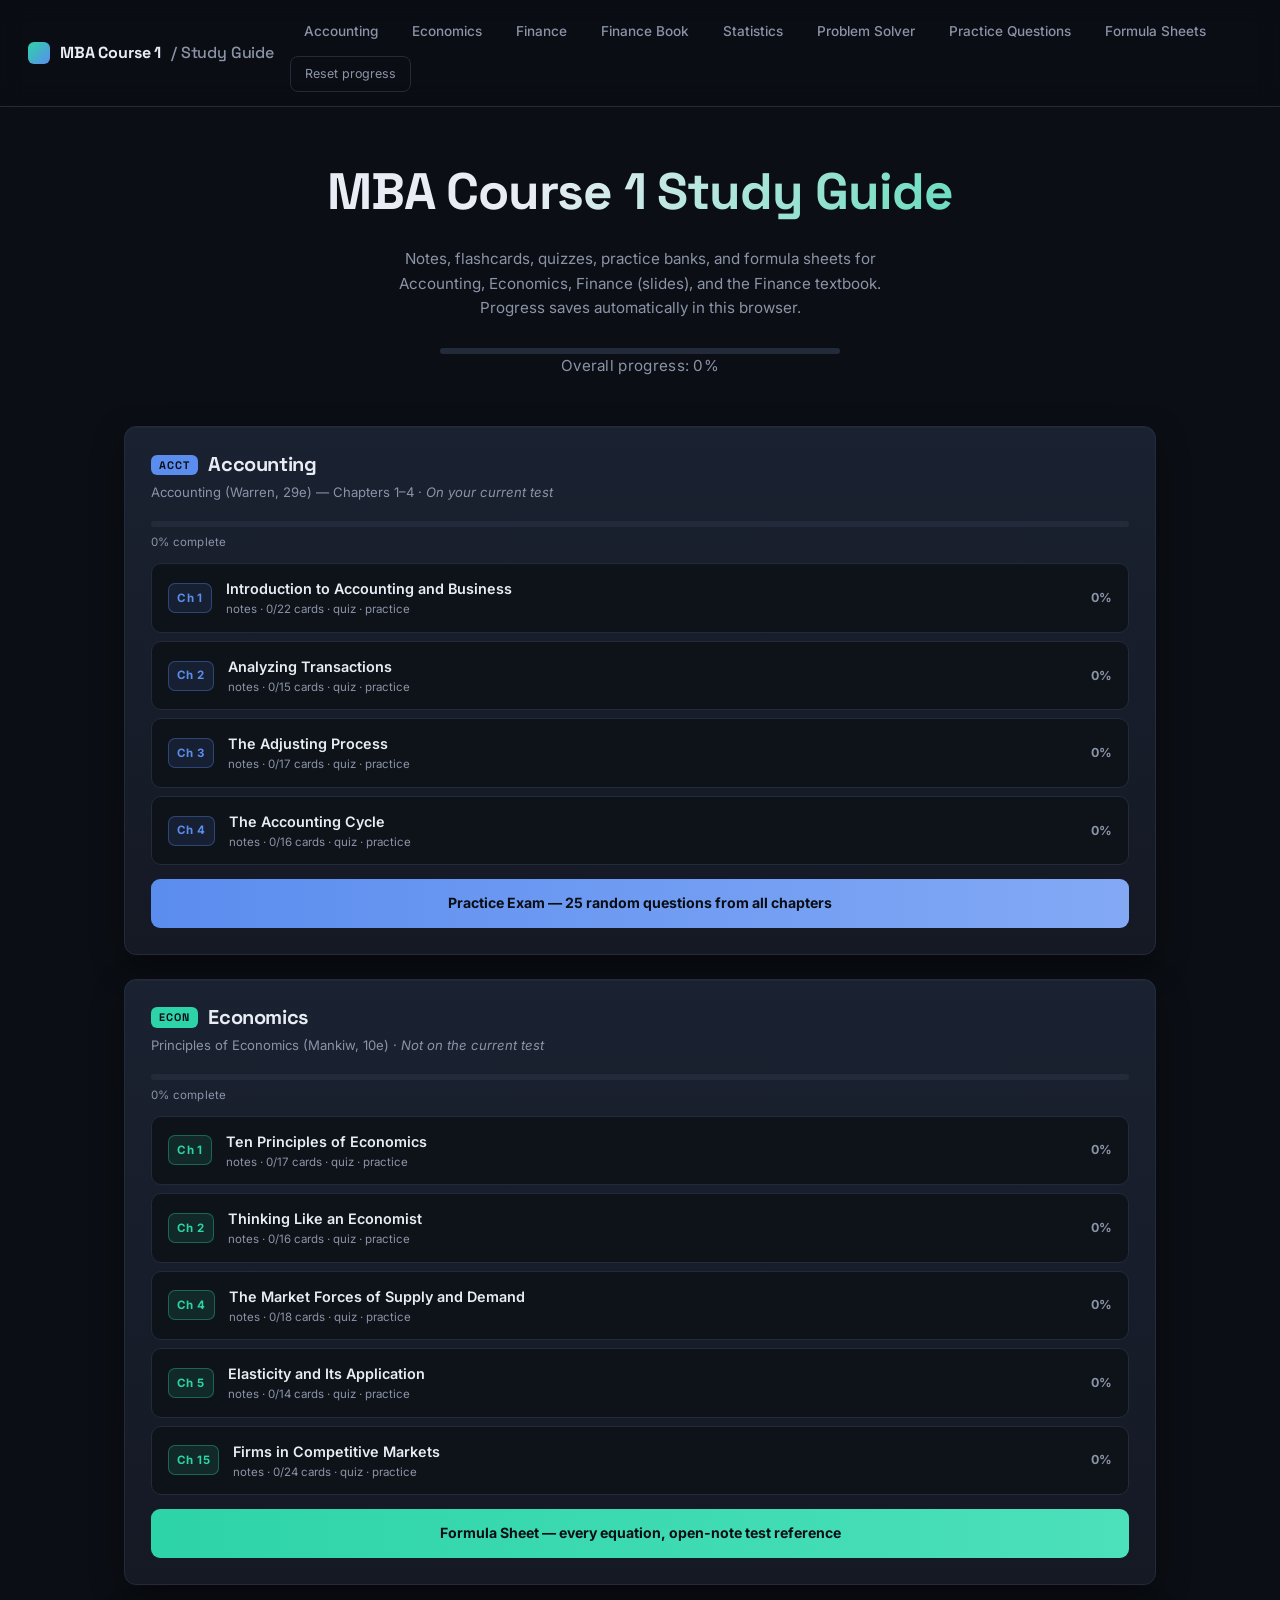
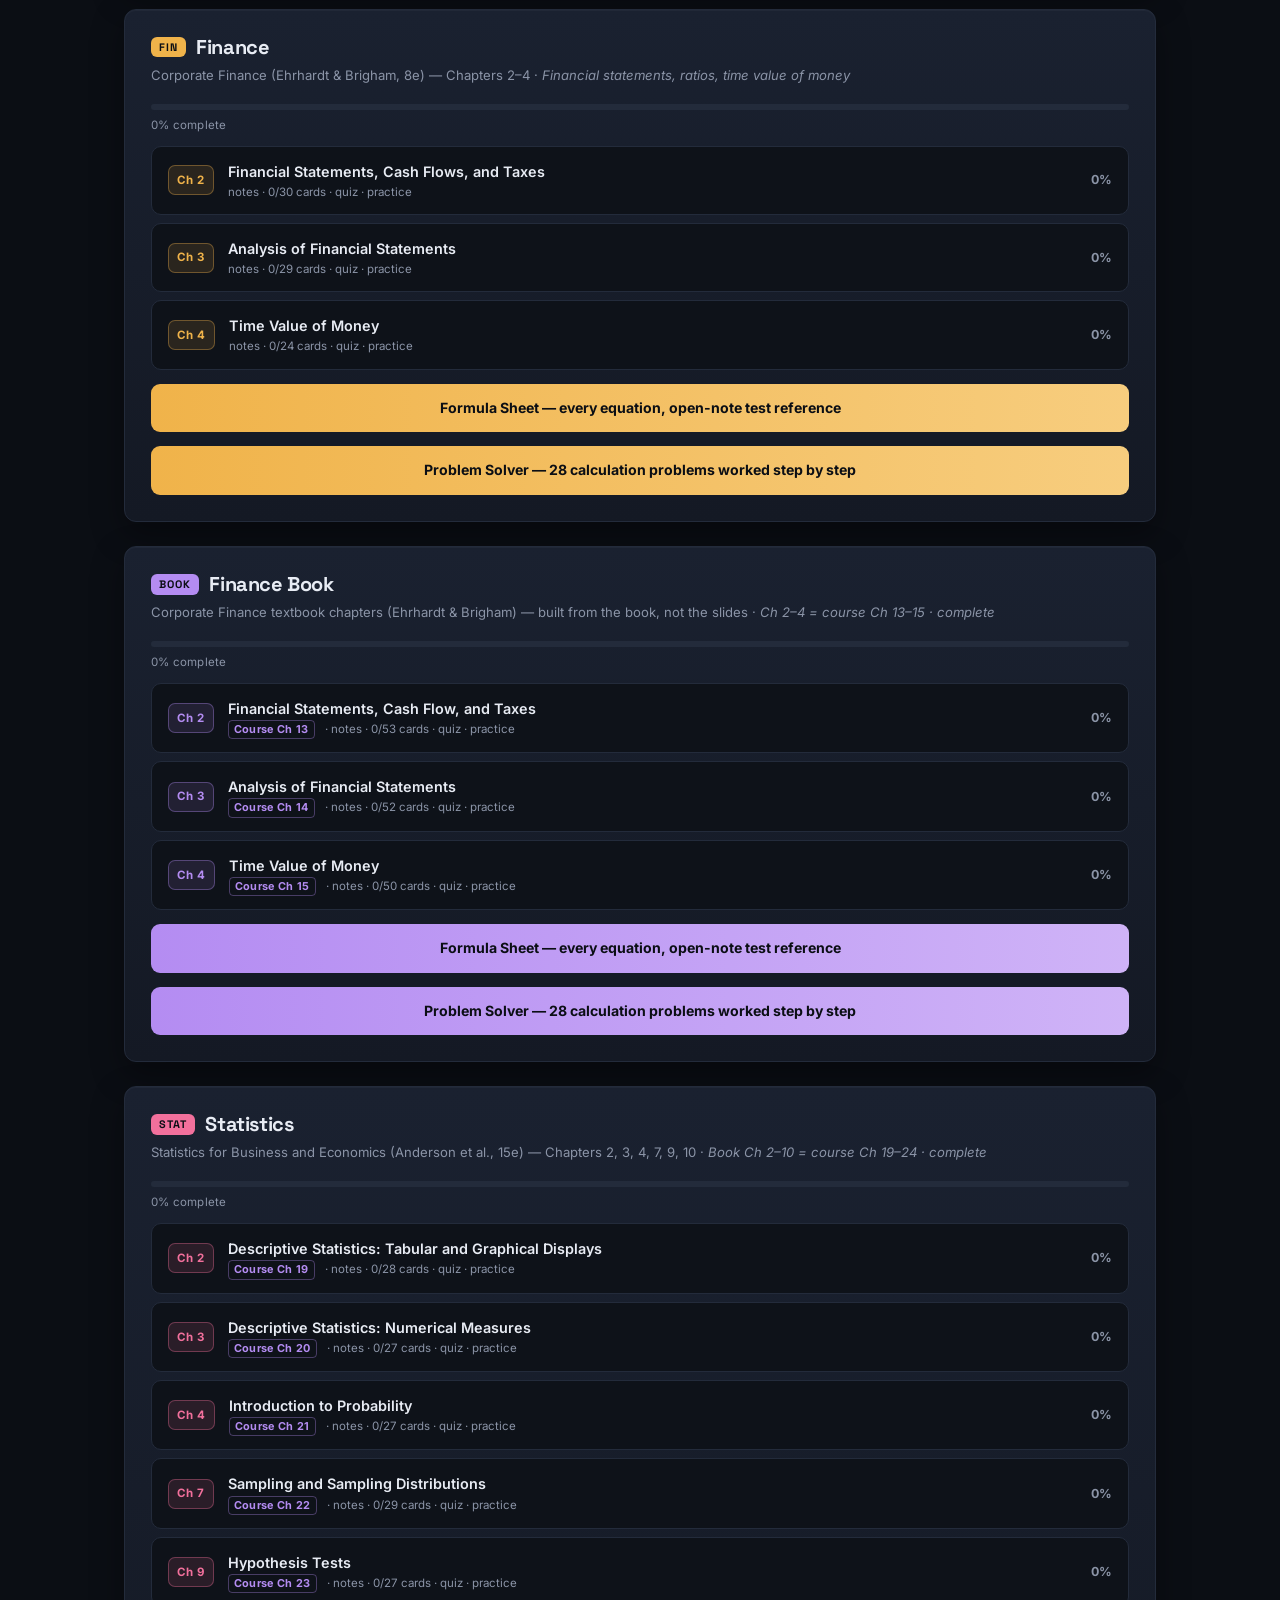
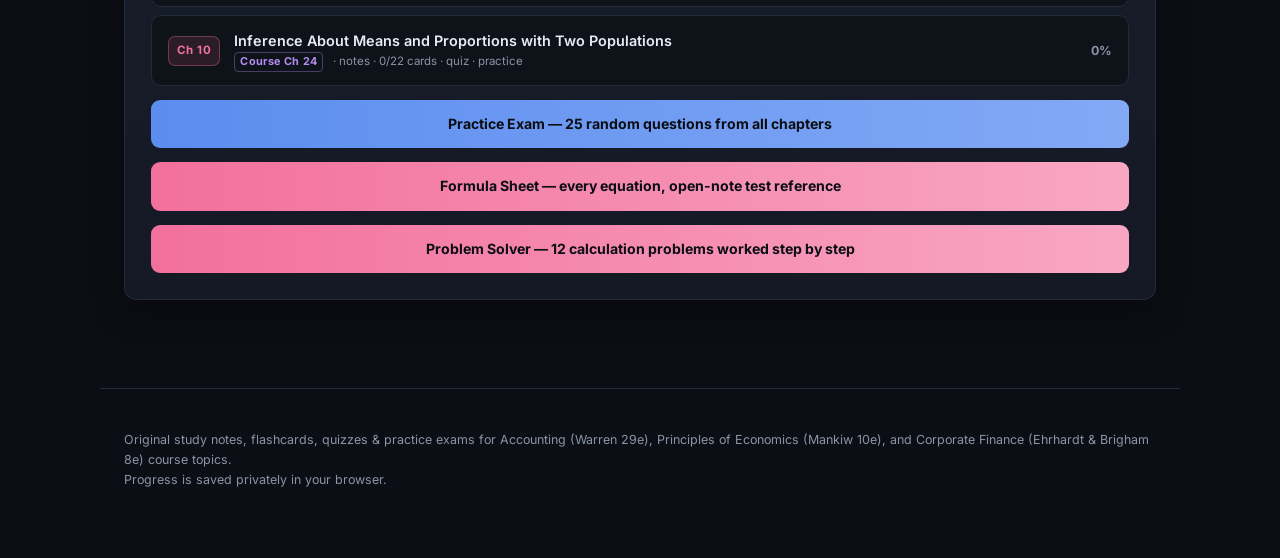
<file: index.html>
<!DOCTYPE html>
<html lang="en">
<head>
<meta charset="UTF-8">
<meta name="viewport" content="width=device-width, initial-scale=1.0">
<title>MBA Course 1 — Study Guide</title>
<link rel="icon" href="data:image/svg+xml,<svg xmlns=%22http://www.w3.org/2000/svg%22 viewBox=%220 0 100 100%22><rect x=%2210%22 y=%2210%22 width=%2280%22 height=%2280%22 rx=%2218%22 fill=%22%232dd4a7%22/></svg>">
<link rel="preconnect" href="https://fonts.googleapis.com">
<link href="https://fonts.googleapis.com/css2?family=Inter:wght@400;500;600;700&family=Space+Grotesk:wght@500;600;700&display=swap" rel="stylesheet">
<link rel="stylesheet" href="styles.css">
</head>
<body>
<header class="topbar">
  <a href="#/" class="brand">MBA Course 1 <span>/ Study Guide</span></a>
  <nav class="topnav">
    <a href="#/subject/acct">Accounting</a>
    <a href="#/subject/econ">Economics</a>
    <a href="#/subject/fin">Finance</a>
    <a href="#/subject/fbook">Finance Book</a>
    <a href="#/subject/stat">Statistics</a>
    <a href="#/problems">Problem Solver</a>
    <a href="#/practice">Practice Questions</a>
    <a href="#/formulas">Formula Sheets</a>
    <button id="resetProgress" class="ghost-btn" title="Reset all saved progress">Reset progress</button>
  </nav>
</header>

<main id="app"></main>

<footer class="footer">
  <p>Original study notes, flashcards, quizzes & practice exams for Accounting (Warren 29e), Principles of Economics (Mankiw 10e), and Corporate Finance (Ehrhardt & Brigham 8e) course topics.<br>
  Progress is saved privately in your browser.</p>
</footer>

<script src="data/econ-ch1.js"></script>
<script src="data/econ-ch2.js"></script>
<script src="data/econ-ch4.js"></script>
<script src="data/econ-ch5.js"></script>
<script src="data/econ-ch15.js"></script>
<script src="data/acct-ch1.js"></script>
<script src="data/acct-ch2.js"></script>
<script src="data/acct-ch3.js"></script>
<script src="data/acct-ch4.js"></script>
<script src="data/acct-ch1-bank.js"></script>
<script src="data/acct-ch2-bank.js"></script>
<script src="data/acct-ch3-bank.js"></script>
<script src="data/acct-ch4-bank.js"></script>
<script src="data/econ-ch1-bank.js"></script>
<script src="data/econ-ch2-bank.js"></script>
<script src="data/econ-ch4-bank.js"></script>
<script src="data/econ-ch5-bank.js"></script>
<script src="data/econ-ch15-bank.js"></script>
<script src="data/fin-ch2.js"></script>
<script src="data/fin-ch3.js"></script>
<script src="data/fin-ch4.js"></script>
<script src="data/fin-ch2-bank.js"></script>
<script src="data/fin-ch3-bank.js"></script>
<script src="data/fin-ch4-bank.js"></script>
<script src="data/econ-formulas.js"></script>
<script src="data/fbook-ch2.js"></script>
<script src="data/fbook-ch2-bank.js"></script>
<script src="data/fbook-ch3.js"></script>
<script src="data/fbook-ch3-bank.js"></script>
<script src="data/fbook-ch4.js"></script>
<script src="data/fbook-ch4-bank.js"></script>
<script src="data/fin-formulas.js"></script>
<script src="data/fbook-formulas.js"></script>
<script src="data/fin-problems.js"></script>
<script src="data/stat-ch2.js"></script>
<script src="data/stat-ch3.js"></script>
<script src="data/stat-ch4.js"></script>
<script src="data/stat-ch7.js"></script>
<script src="data/stat-ch9.js"></script>
<script src="data/stat-ch10.js"></script>
<script src="data/stat-ch2-bank.js"></script>
<script src="data/stat-ch3-bank.js"></script>
<script src="data/stat-ch4-bank.js"></script>
<script src="data/stat-ch7-bank.js"></script>
<script src="data/stat-ch9-bank.js"></script>
<script src="data/stat-ch10-bank.js"></script>
<script src="data/stat-formulas.js"></script>
<script src="data/stat-problems.js"></script>
<script src="app.js"></script>
</body>
</html>
</file>
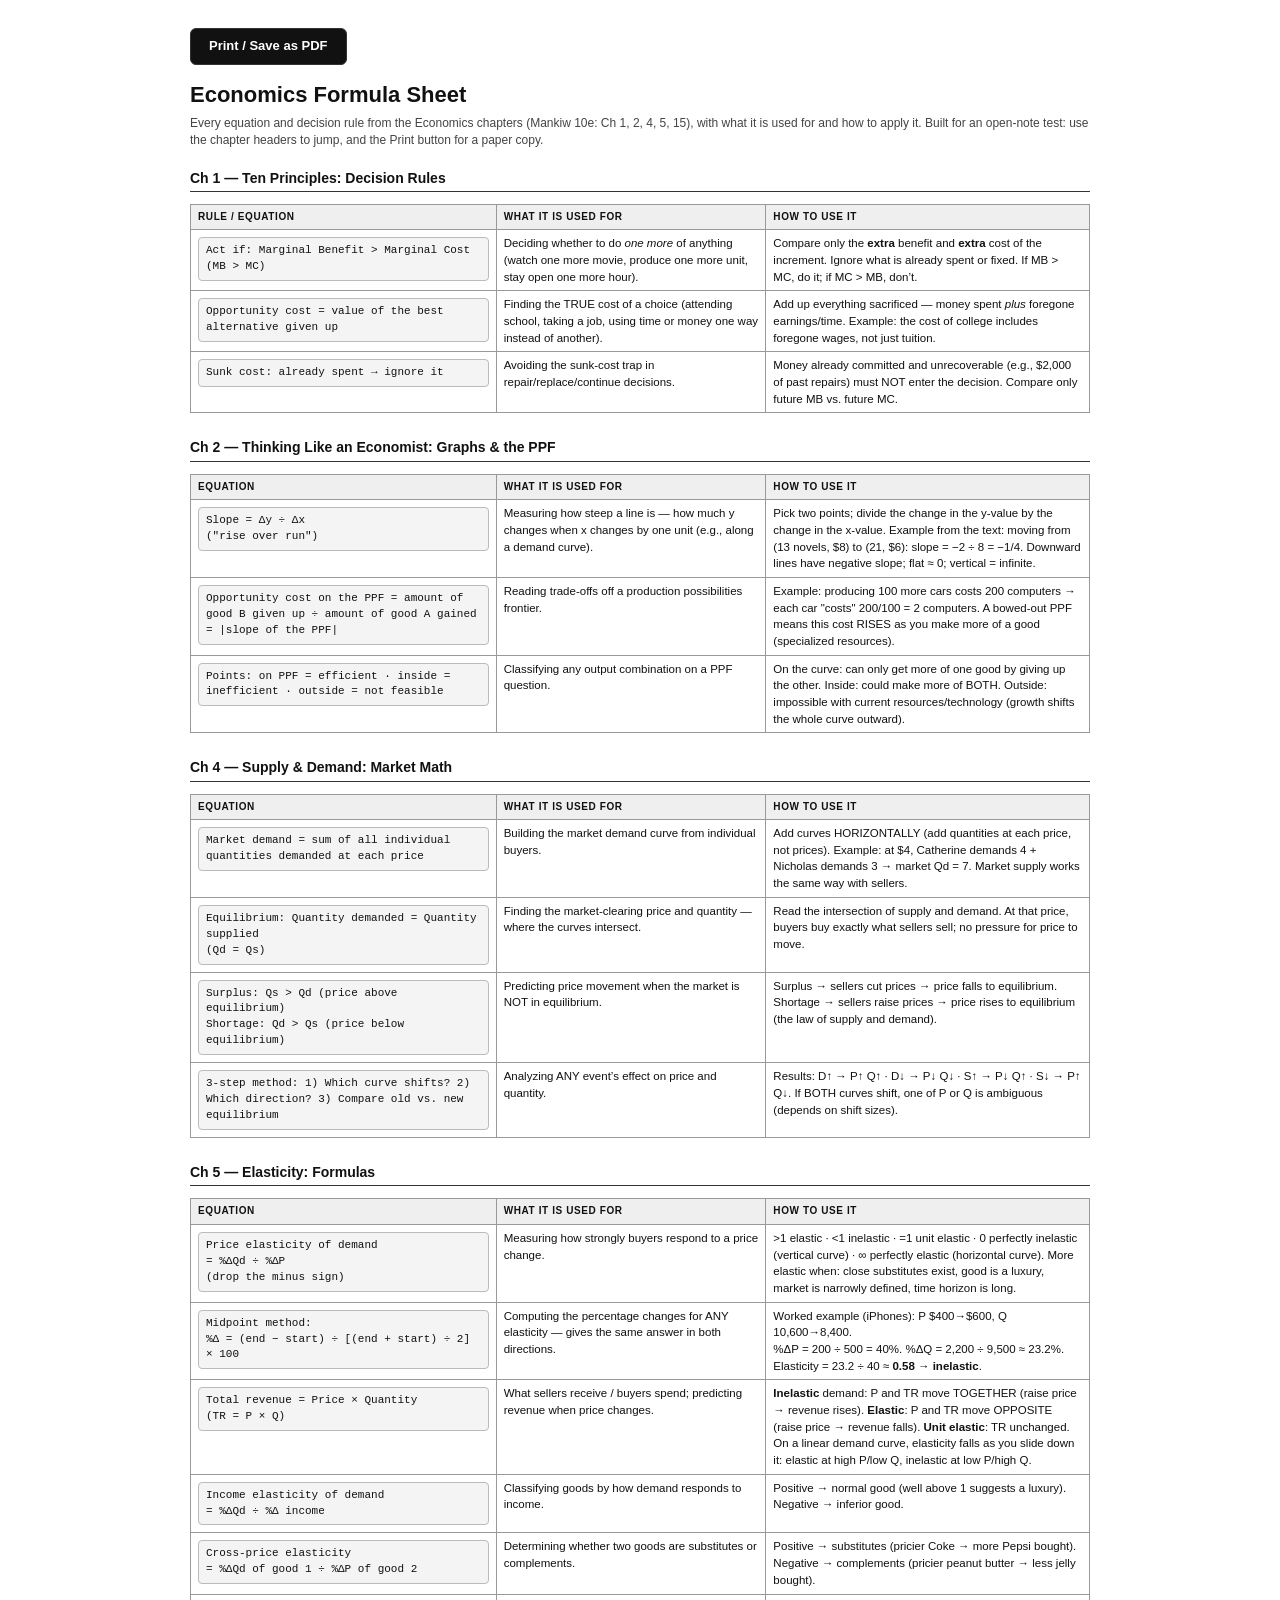
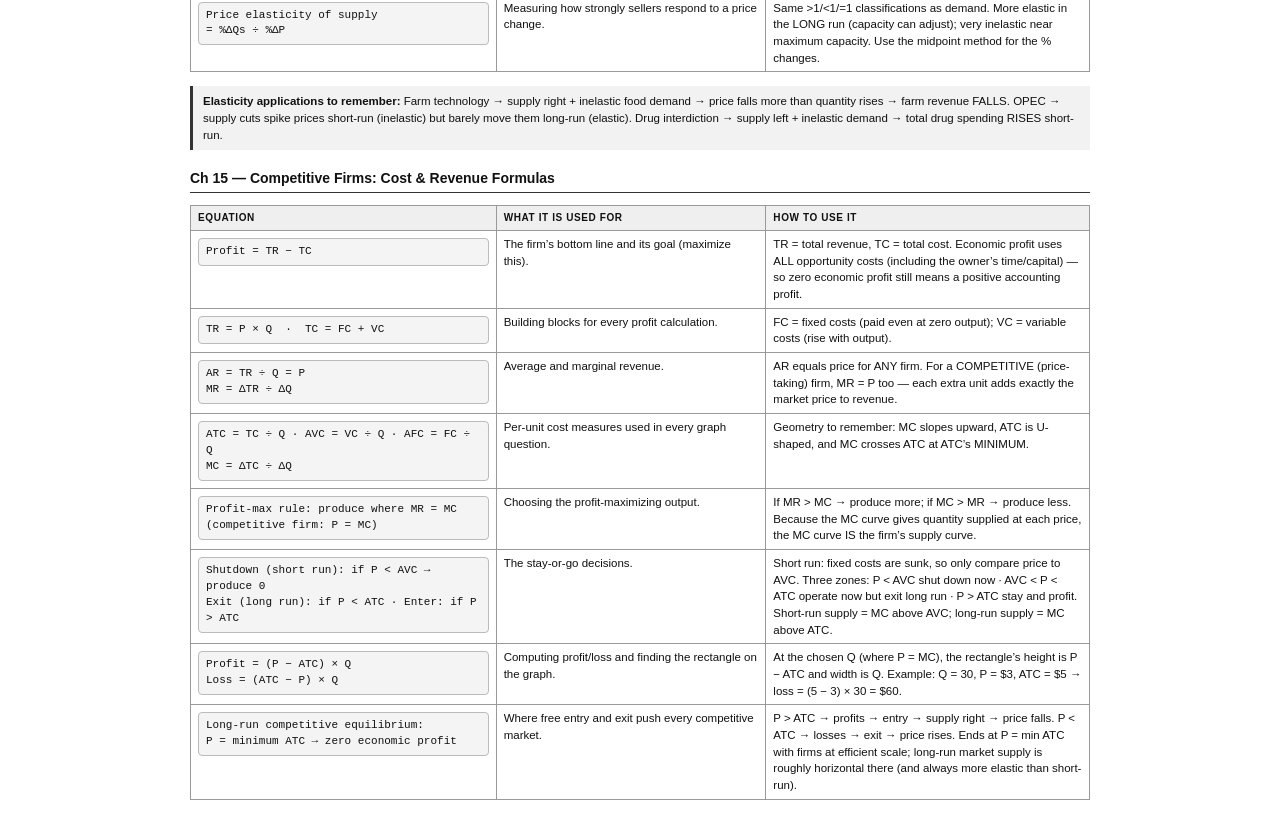
<file: econ-formula-sheet.html>
<!DOCTYPE html>
<html lang="en">
<head>
<meta charset="UTF-8">
<meta name="viewport" content="width=device-width, initial-scale=1.0">
<title>Economics Formula Sheet — MBA Course 1</title>
<style>
  body{font-family:-apple-system,'Segoe UI',Helvetica,Arial,sans-serif;color:#111;background:#fff;
       max-width:900px;margin:0 auto;padding:28px 22px;line-height:1.45;font-size:13px}
  h1{font-size:22px;margin:0 0 4px}
  .intro{color:#444;font-size:12px;margin:0 0 18px}
  h3{font-size:14px;margin:18px 0 6px;border-bottom:1.5px solid #333;padding-bottom:3px}
  table{border-collapse:collapse;width:100%;font-size:11.5px;margin:6px 0}
  th,td{border:1px solid #999;padding:5px 7px;text-align:left;vertical-align:top}
  th{background:#efefef;font-size:10px;text-transform:uppercase;letter-spacing:.06em}
  .formula{background:#f4f4f4;border:1px solid #bbb;border-radius:4px;padding:5px 7px;
           font-family:ui-monospace,Menlo,Consolas,monospace;font-size:11px;margin:2px 0}
  .tip{background:#f2f2f2;border-left:3px solid #333;padding:7px 10px;margin:8px 0;font-size:11.5px}
  .term{font-weight:700}
  .tablewrap{overflow-x:auto}
  .toolbar{margin:0 0 14px}
  .toolbar button{font:inherit;font-weight:700;padding:8px 18px;border:1px solid #333;background:#111;
                  color:#fff;border-radius:6px;cursor:pointer}
  section{page-break-inside:avoid}
  @media print{.toolbar{display:none} body{padding:0;font-size:11px} h1{font-size:18px}}
</style>
</head>
<body>
<div class="toolbar"><button onclick="window.print()">Print / Save as PDF</button></div>
<div id="sheet">Loading…</div>
<script src="data/econ-formulas.js"></script>
<script>
  var F = window.ECON_FORMULAS;
  document.getElementById('sheet').innerHTML =
    '<h1>' + F.title + '</h1><p class="intro">' + F.intro + '</p>' +
    F.sections.map(function (s) { return '<section><h3>' + s.title + '</h3>' + s.html + '</section>'; }).join('');
</script>
</body>
</html>
</file>
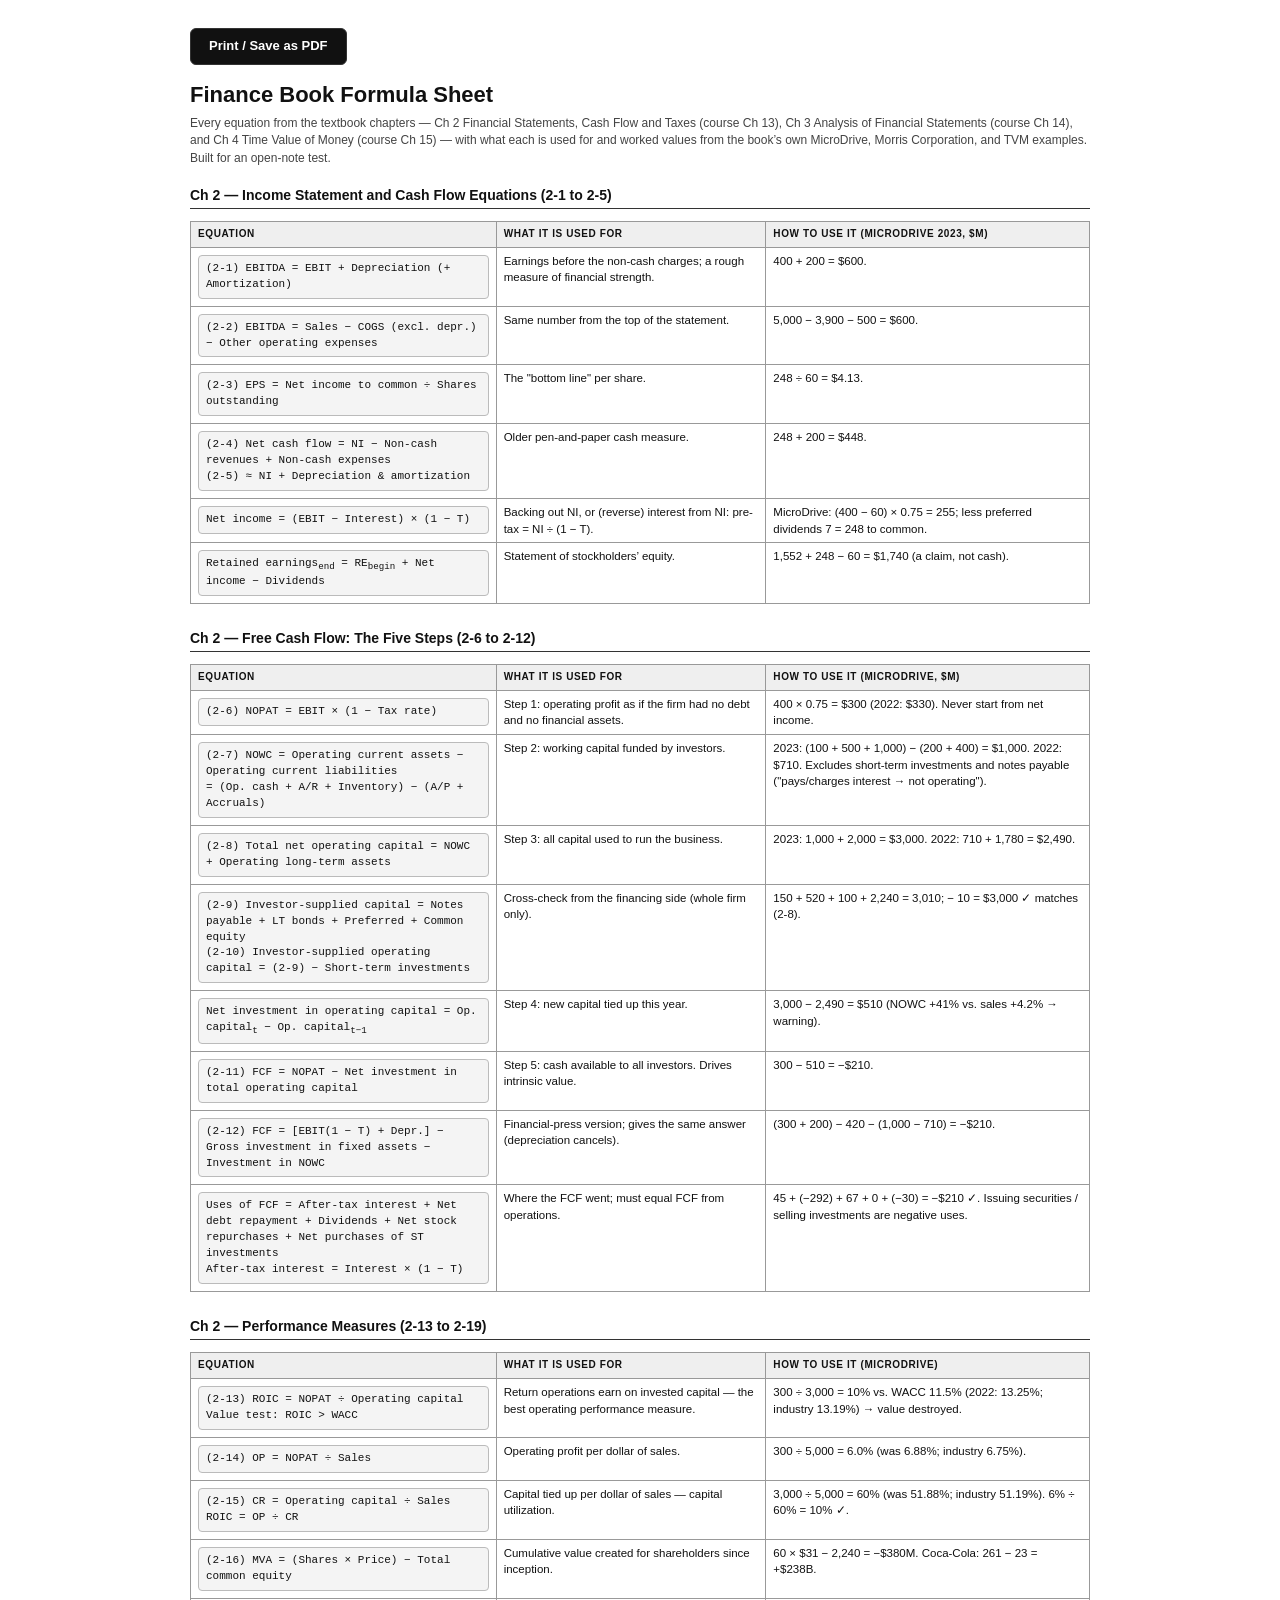
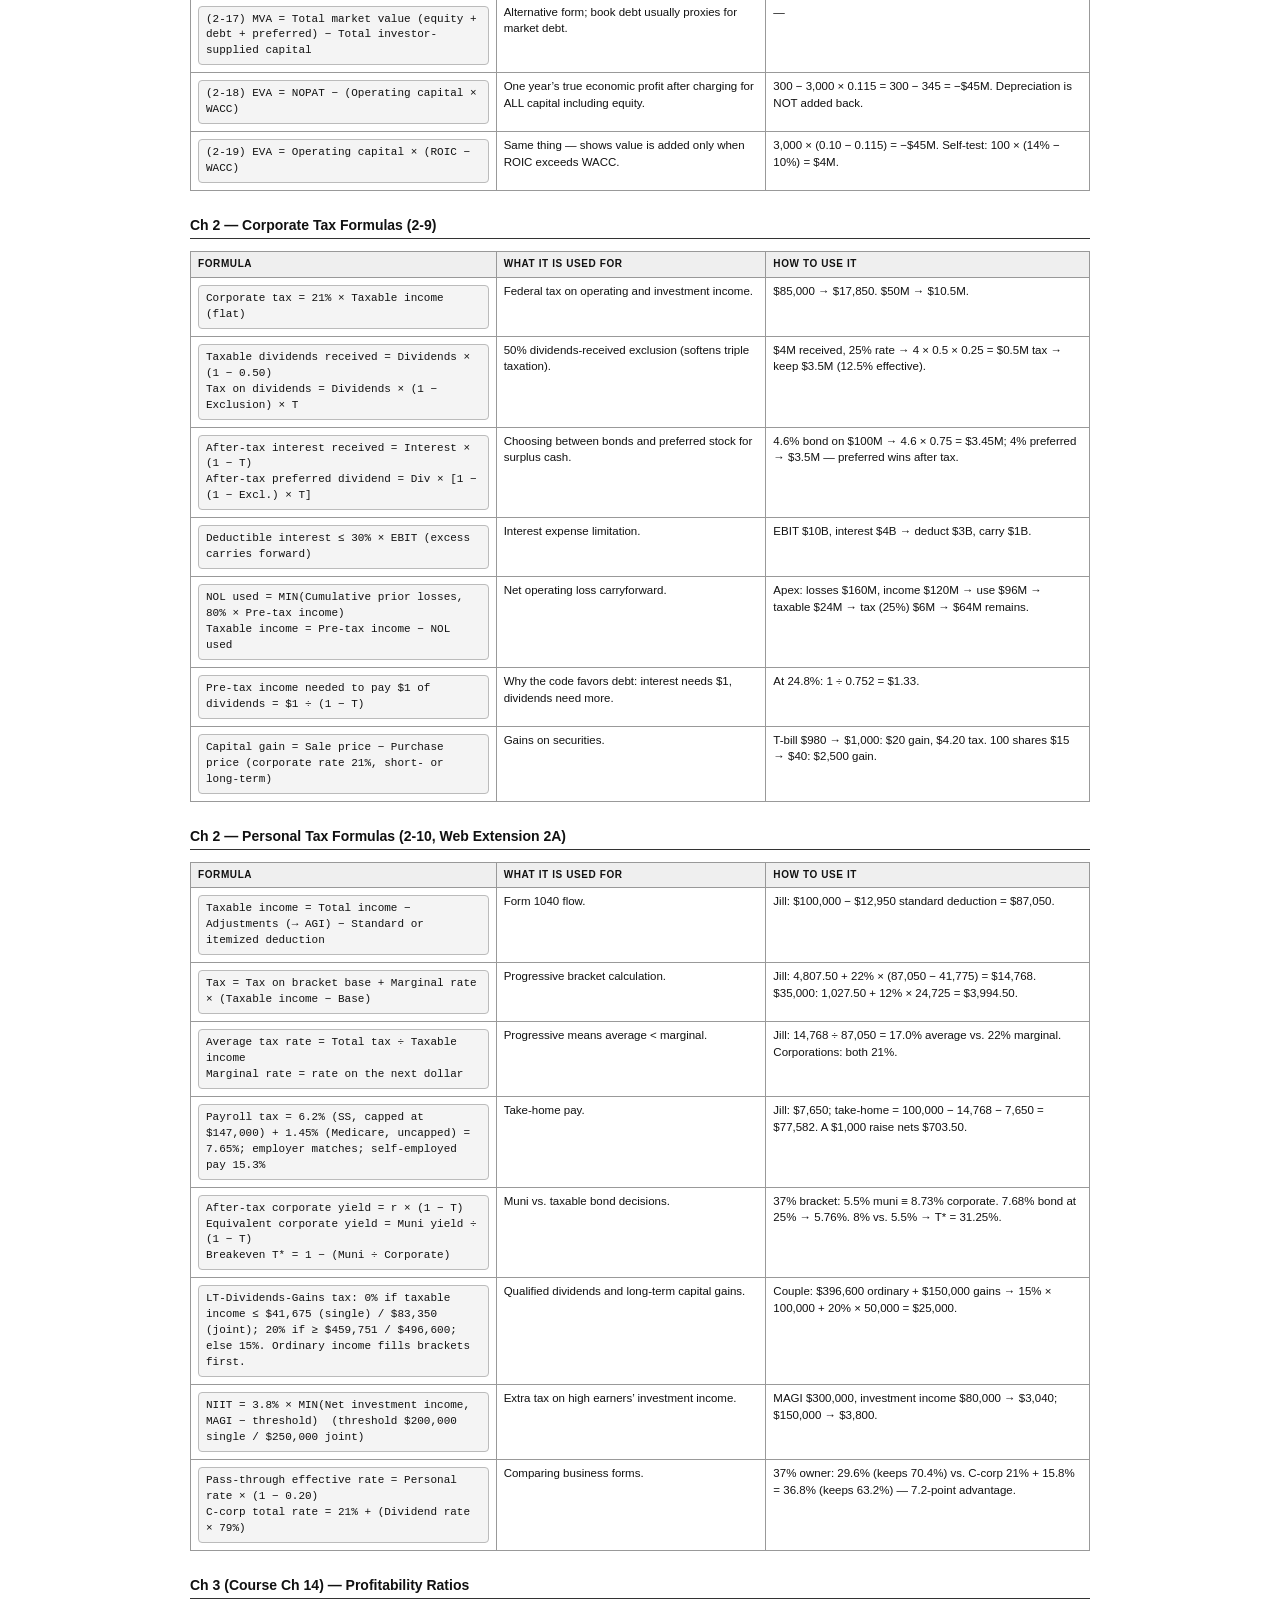
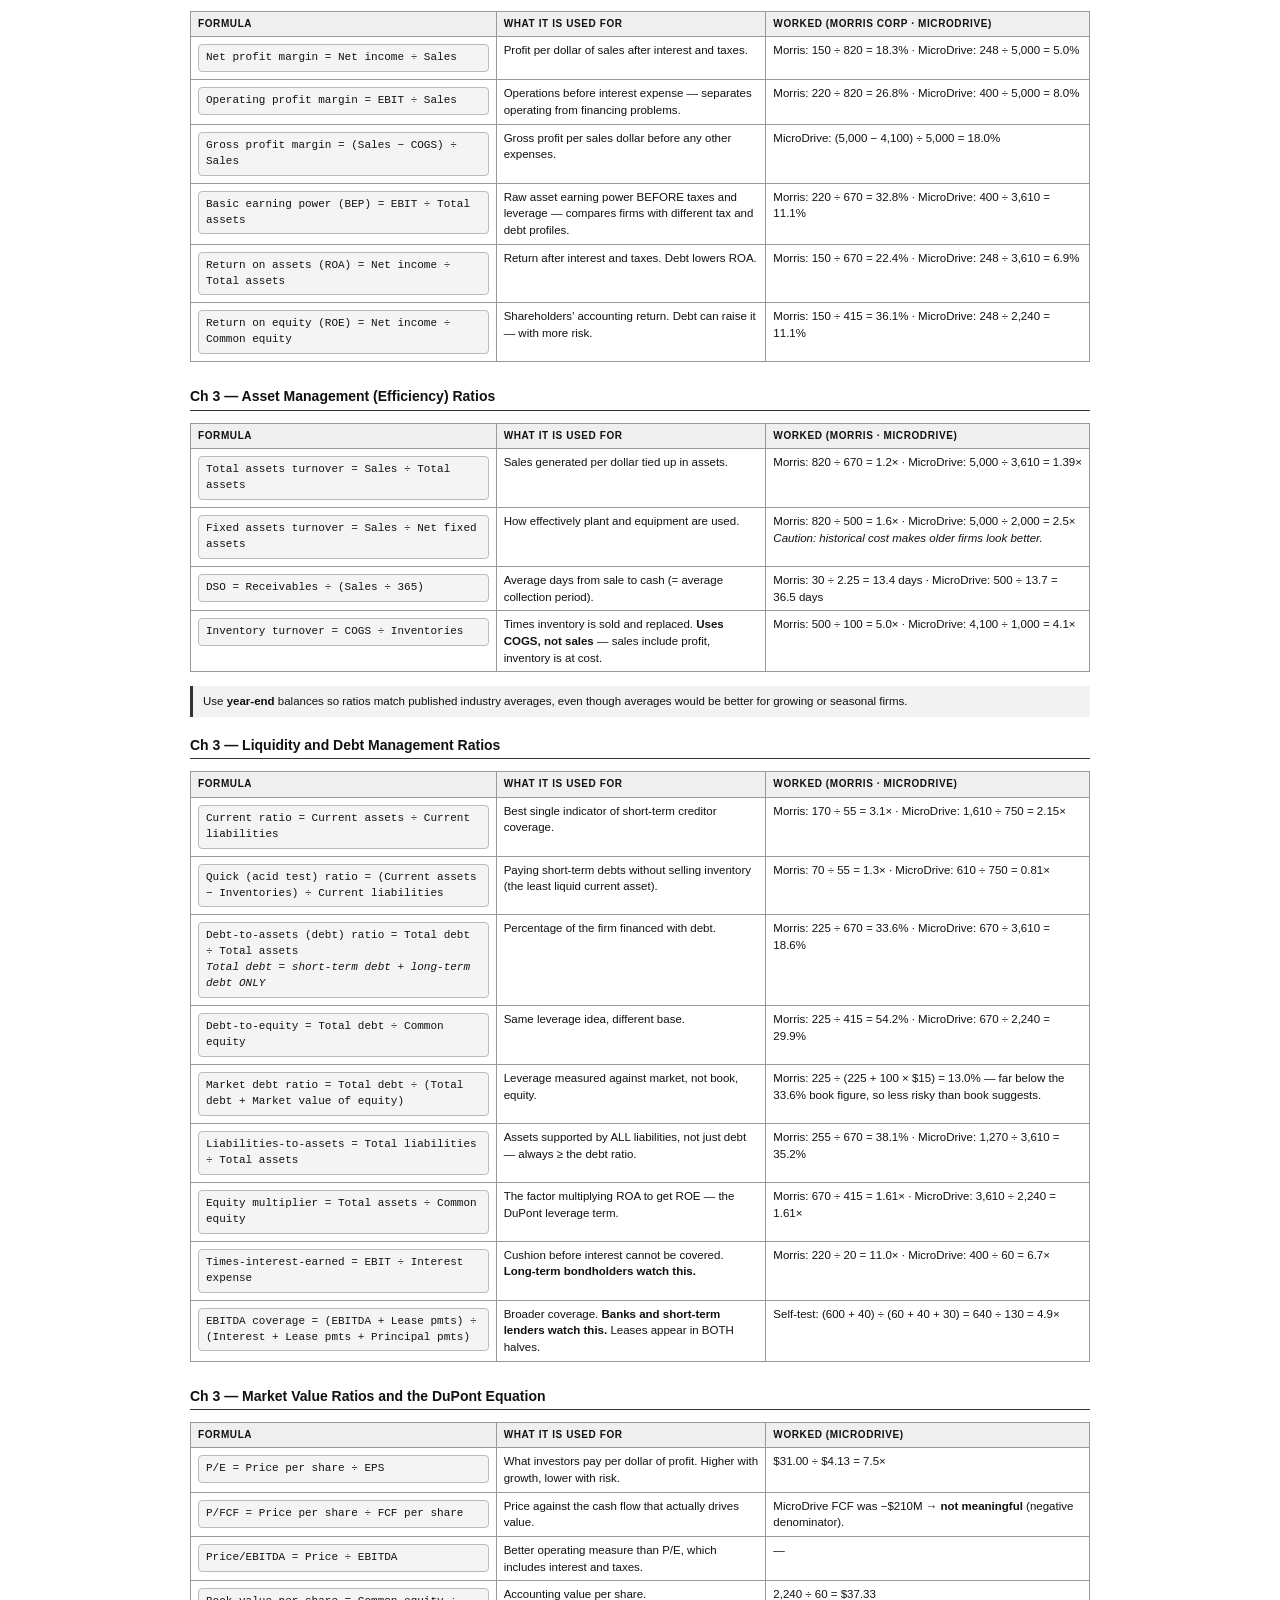
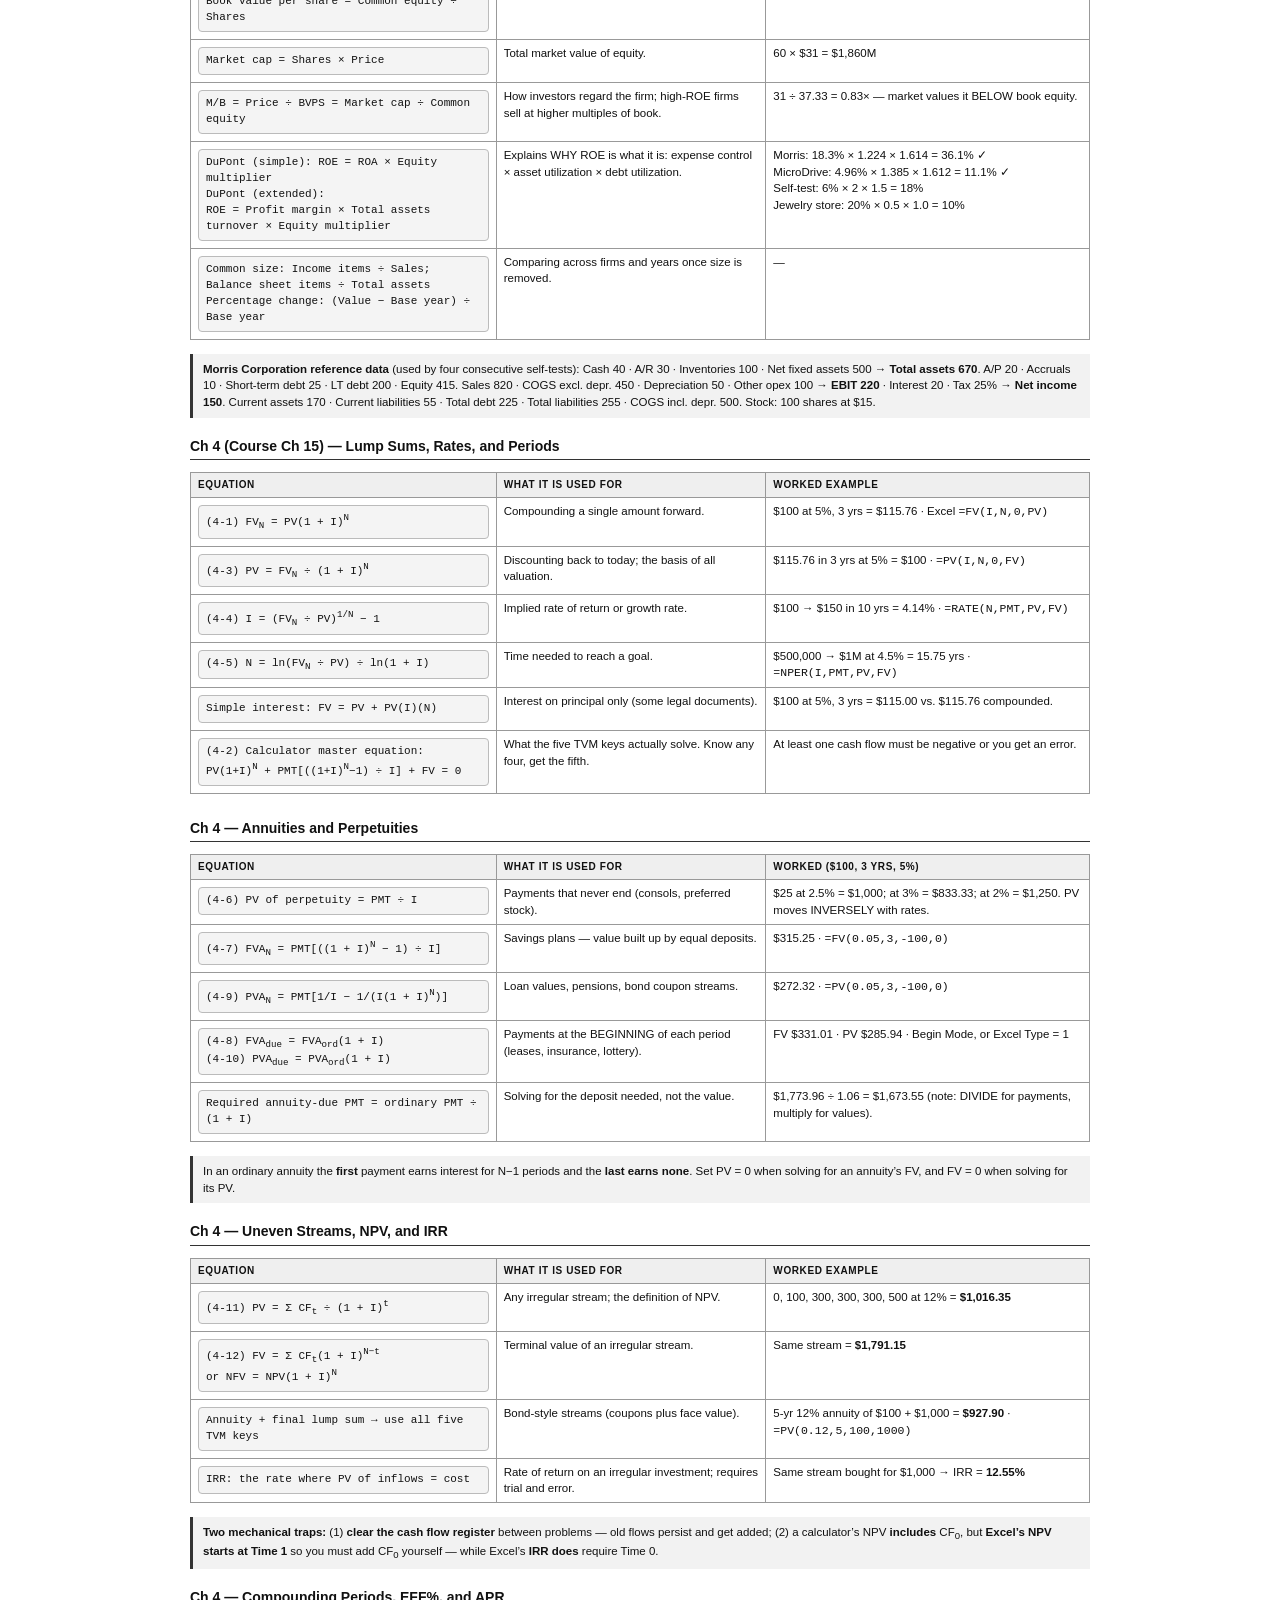
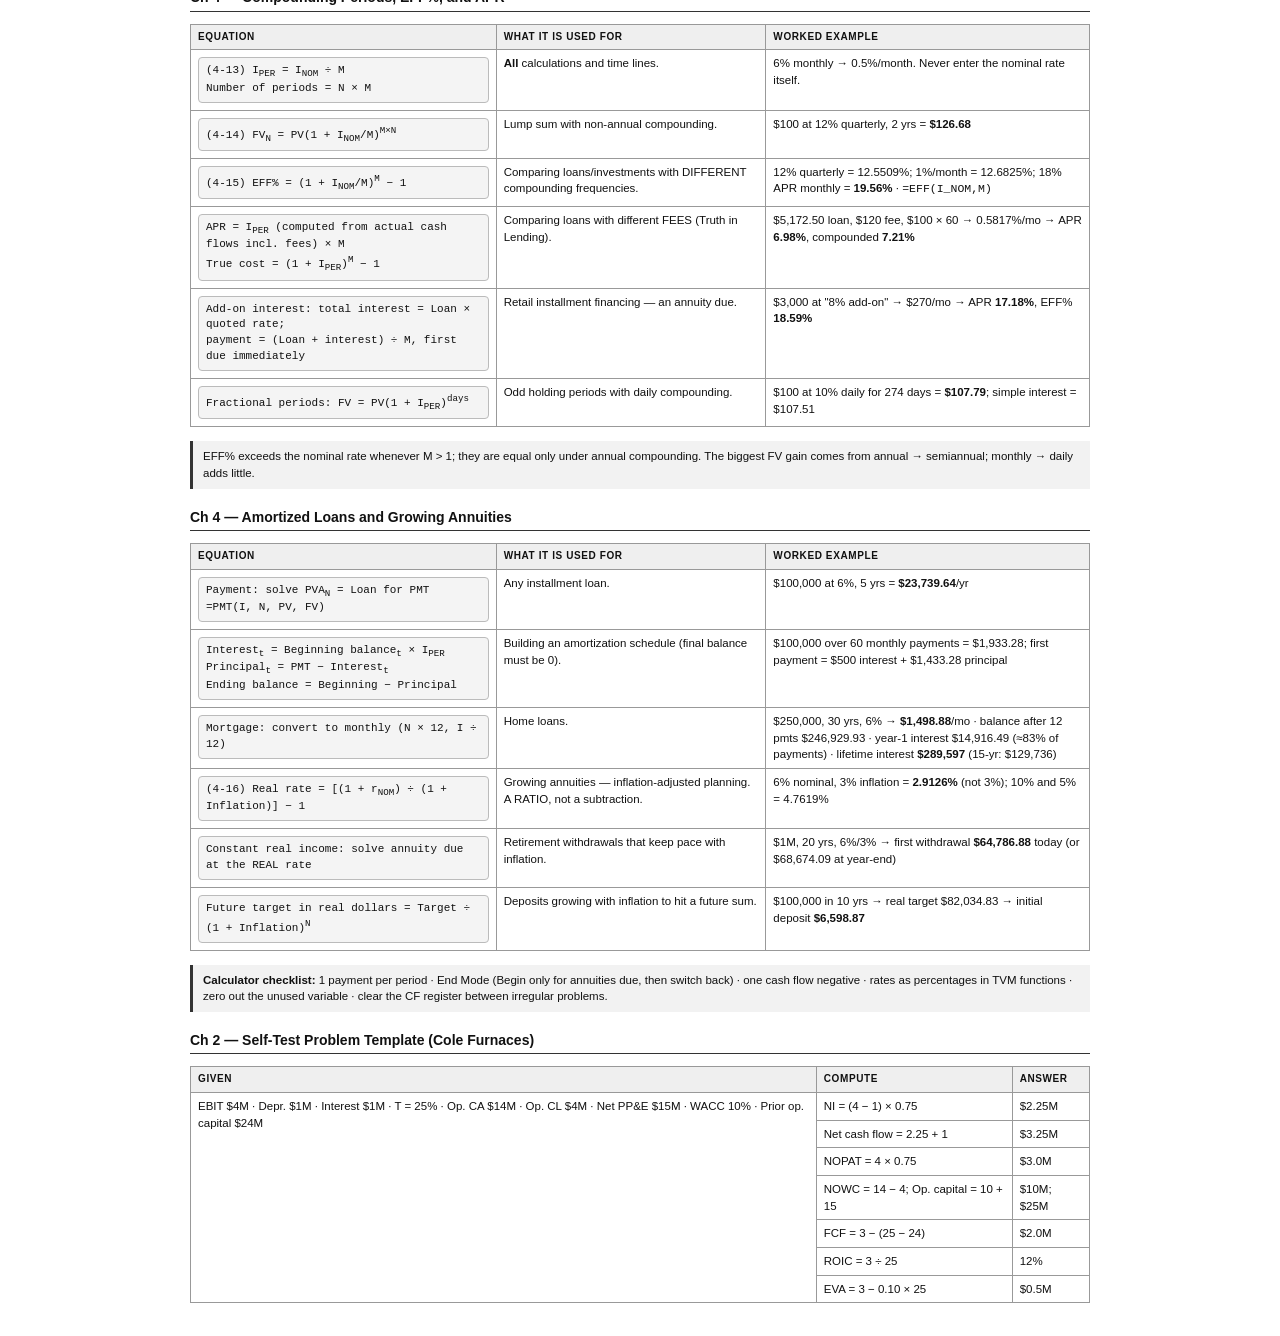
<file: fbook-formula-sheet.html>
<!DOCTYPE html>
<html lang="en">
<head>
<meta charset="UTF-8">
<meta name="viewport" content="width=device-width, initial-scale=1.0">
<title>Finance Book Formula Sheet — MBA Course 1</title>
<style>
  body{font-family:-apple-system,'Segoe UI',Helvetica,Arial,sans-serif;color:#111;background:#fff;
       max-width:900px;margin:0 auto;padding:28px 22px;line-height:1.45;font-size:13px}
  h1{font-size:22px;margin:0 0 4px}
  .intro{color:#444;font-size:12px;margin:0 0 18px}
  h3{font-size:14px;margin:18px 0 6px;border-bottom:1.5px solid #333;padding-bottom:3px}
  table{border-collapse:collapse;width:100%;font-size:11.5px;margin:6px 0}
  th,td{border:1px solid #999;padding:5px 7px;text-align:left;vertical-align:top}
  th{background:#efefef;font-size:10px;text-transform:uppercase;letter-spacing:.06em}
  .formula{background:#f4f4f4;border:1px solid #bbb;border-radius:4px;padding:5px 7px;
           font-family:ui-monospace,Menlo,Consolas,monospace;font-size:11px;margin:2px 0}
  .tip{background:#f2f2f2;border-left:3px solid #333;padding:7px 10px;margin:8px 0;font-size:11.5px}
  .term{font-weight:700}
  .tablewrap{overflow-x:auto}
  .toolbar{margin:0 0 14px}
  .toolbar button{font:inherit;font-weight:700;padding:8px 18px;border:1px solid #333;background:#111;
                  color:#fff;border-radius:6px;cursor:pointer}
  section{page-break-inside:avoid}
  @media print{.toolbar{display:none} body{padding:0;font-size:11px} h1{font-size:18px}}
</style>
</head>
<body>
<div class="toolbar"><button onclick="window.print()">Print / Save as PDF</button></div>
<div id="sheet">Loading…</div>
<script src="data/fbook-formulas.js"></script>
<script>
  var F = window.FBOOK_FORMULAS;
  document.getElementById('sheet').innerHTML =
    '<h1>' + F.title + '</h1><p class="intro">' + F.intro + '</p>' +
    F.sections.map(function (s) { return '<section><h3>' + s.title + '</h3>' + s.html + '</section>'; }).join('');
</script>
</body>
</html>
</file>
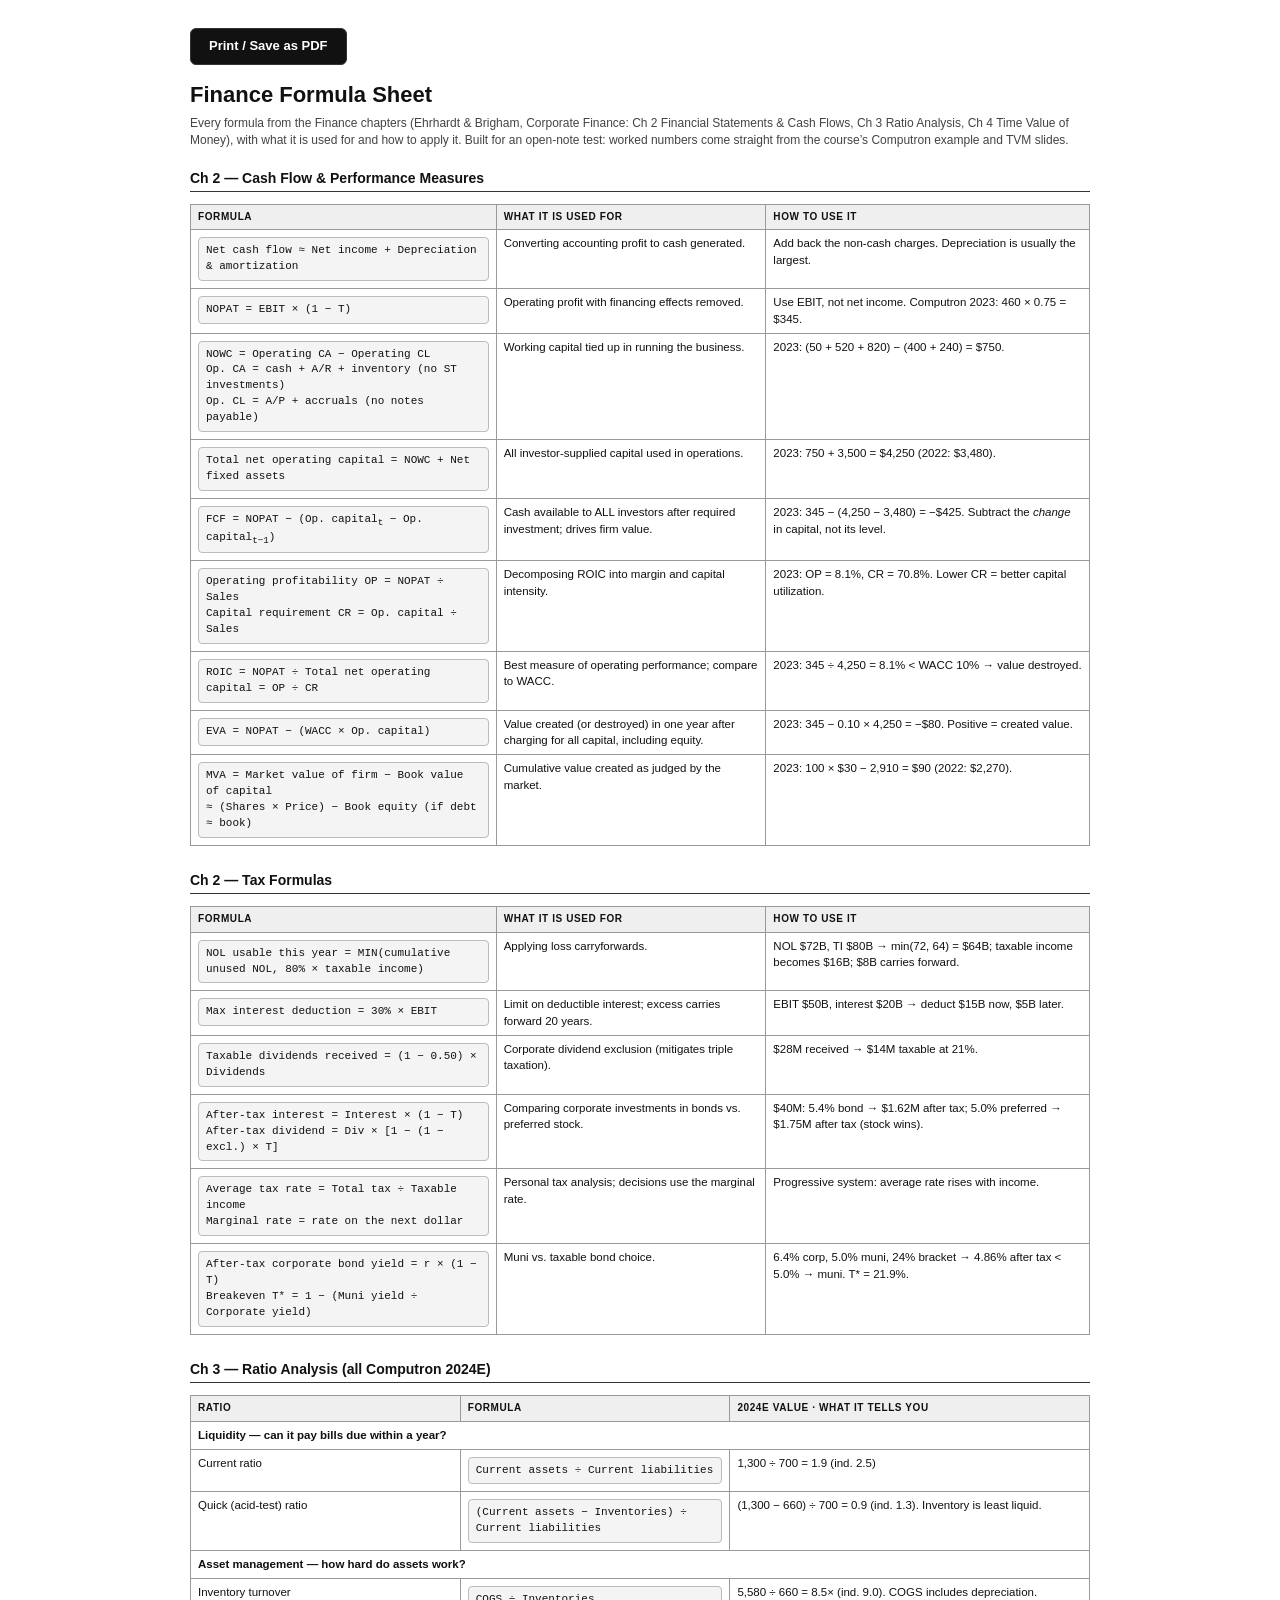
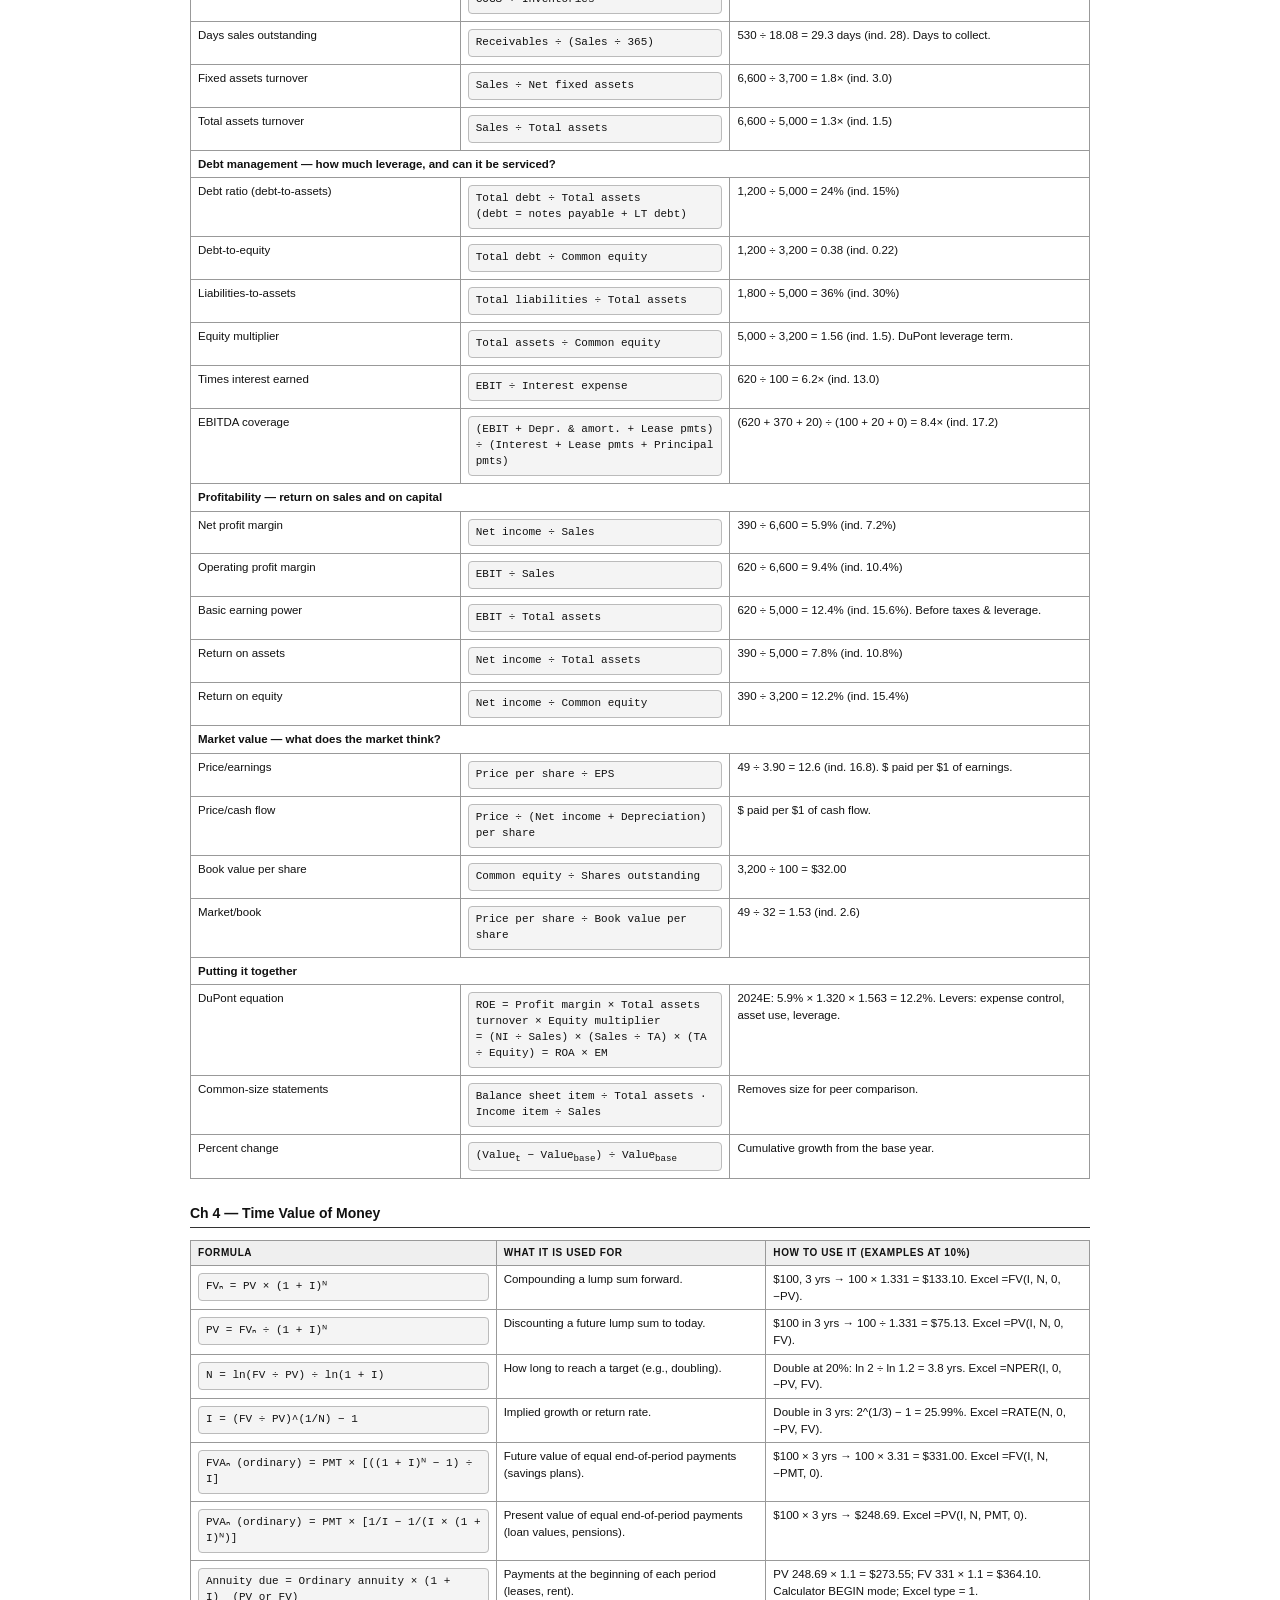
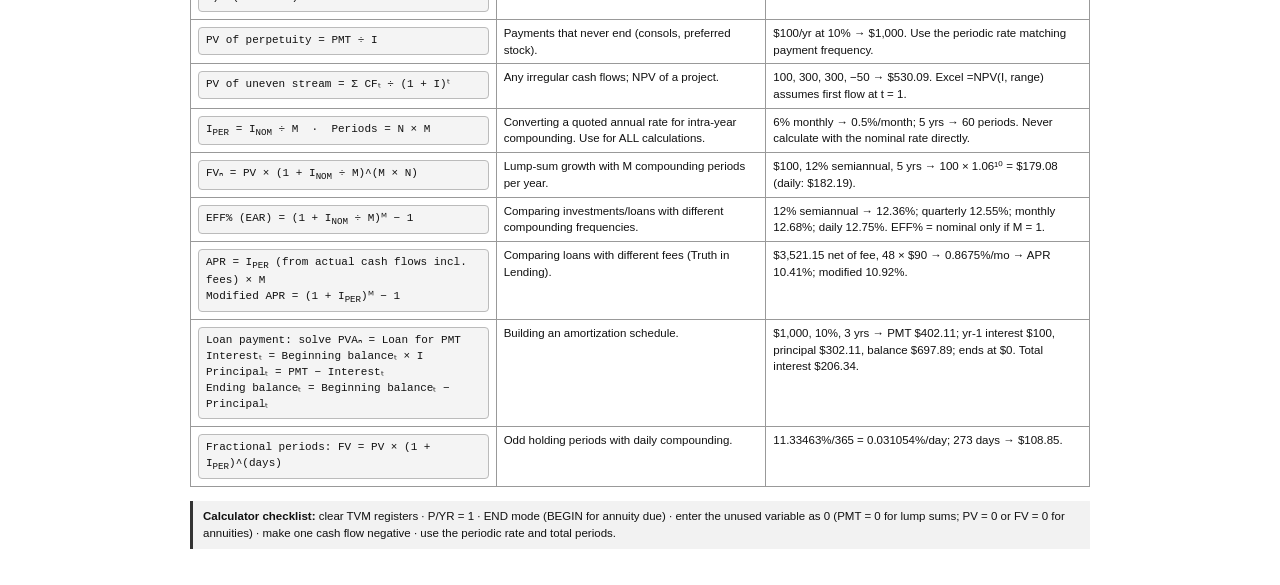
<file: fin-formula-sheet.html>
<!DOCTYPE html>
<html lang="en">
<head>
<meta charset="UTF-8">
<meta name="viewport" content="width=device-width, initial-scale=1.0">
<title>Finance Formula Sheet — MBA Course 1</title>
<style>
  body{font-family:-apple-system,'Segoe UI',Helvetica,Arial,sans-serif;color:#111;background:#fff;
       max-width:900px;margin:0 auto;padding:28px 22px;line-height:1.45;font-size:13px}
  h1{font-size:22px;margin:0 0 4px}
  .intro{color:#444;font-size:12px;margin:0 0 18px}
  h3{font-size:14px;margin:18px 0 6px;border-bottom:1.5px solid #333;padding-bottom:3px}
  table{border-collapse:collapse;width:100%;font-size:11.5px;margin:6px 0}
  th,td{border:1px solid #999;padding:5px 7px;text-align:left;vertical-align:top}
  th{background:#efefef;font-size:10px;text-transform:uppercase;letter-spacing:.06em}
  .formula{background:#f4f4f4;border:1px solid #bbb;border-radius:4px;padding:5px 7px;
           font-family:ui-monospace,Menlo,Consolas,monospace;font-size:11px;margin:2px 0}
  .tip{background:#f2f2f2;border-left:3px solid #333;padding:7px 10px;margin:8px 0;font-size:11.5px}
  .term{font-weight:700}
  .tablewrap{overflow-x:auto}
  .toolbar{margin:0 0 14px}
  .toolbar button{font:inherit;font-weight:700;padding:8px 18px;border:1px solid #333;background:#111;
                  color:#fff;border-radius:6px;cursor:pointer}
  section{page-break-inside:avoid}
  @media print{.toolbar{display:none} body{padding:0;font-size:11px} h1{font-size:18px}}
</style>
</head>
<body>
<div class="toolbar"><button onclick="window.print()">Print / Save as PDF</button></div>
<div id="sheet">Loading…</div>
<script src="data/fin-formulas.js"></script>
<script>
  var F = window.FIN_FORMULAS;
  document.getElementById('sheet').innerHTML =
    '<h1>' + F.title + '</h1><p class="intro">' + F.intro + '</p>' +
    F.sections.map(function (s) { return '<section><h3>' + s.title + '</h3>' + s.html + '</section>'; }).join('');
</script>
</body>
</html>
</file>
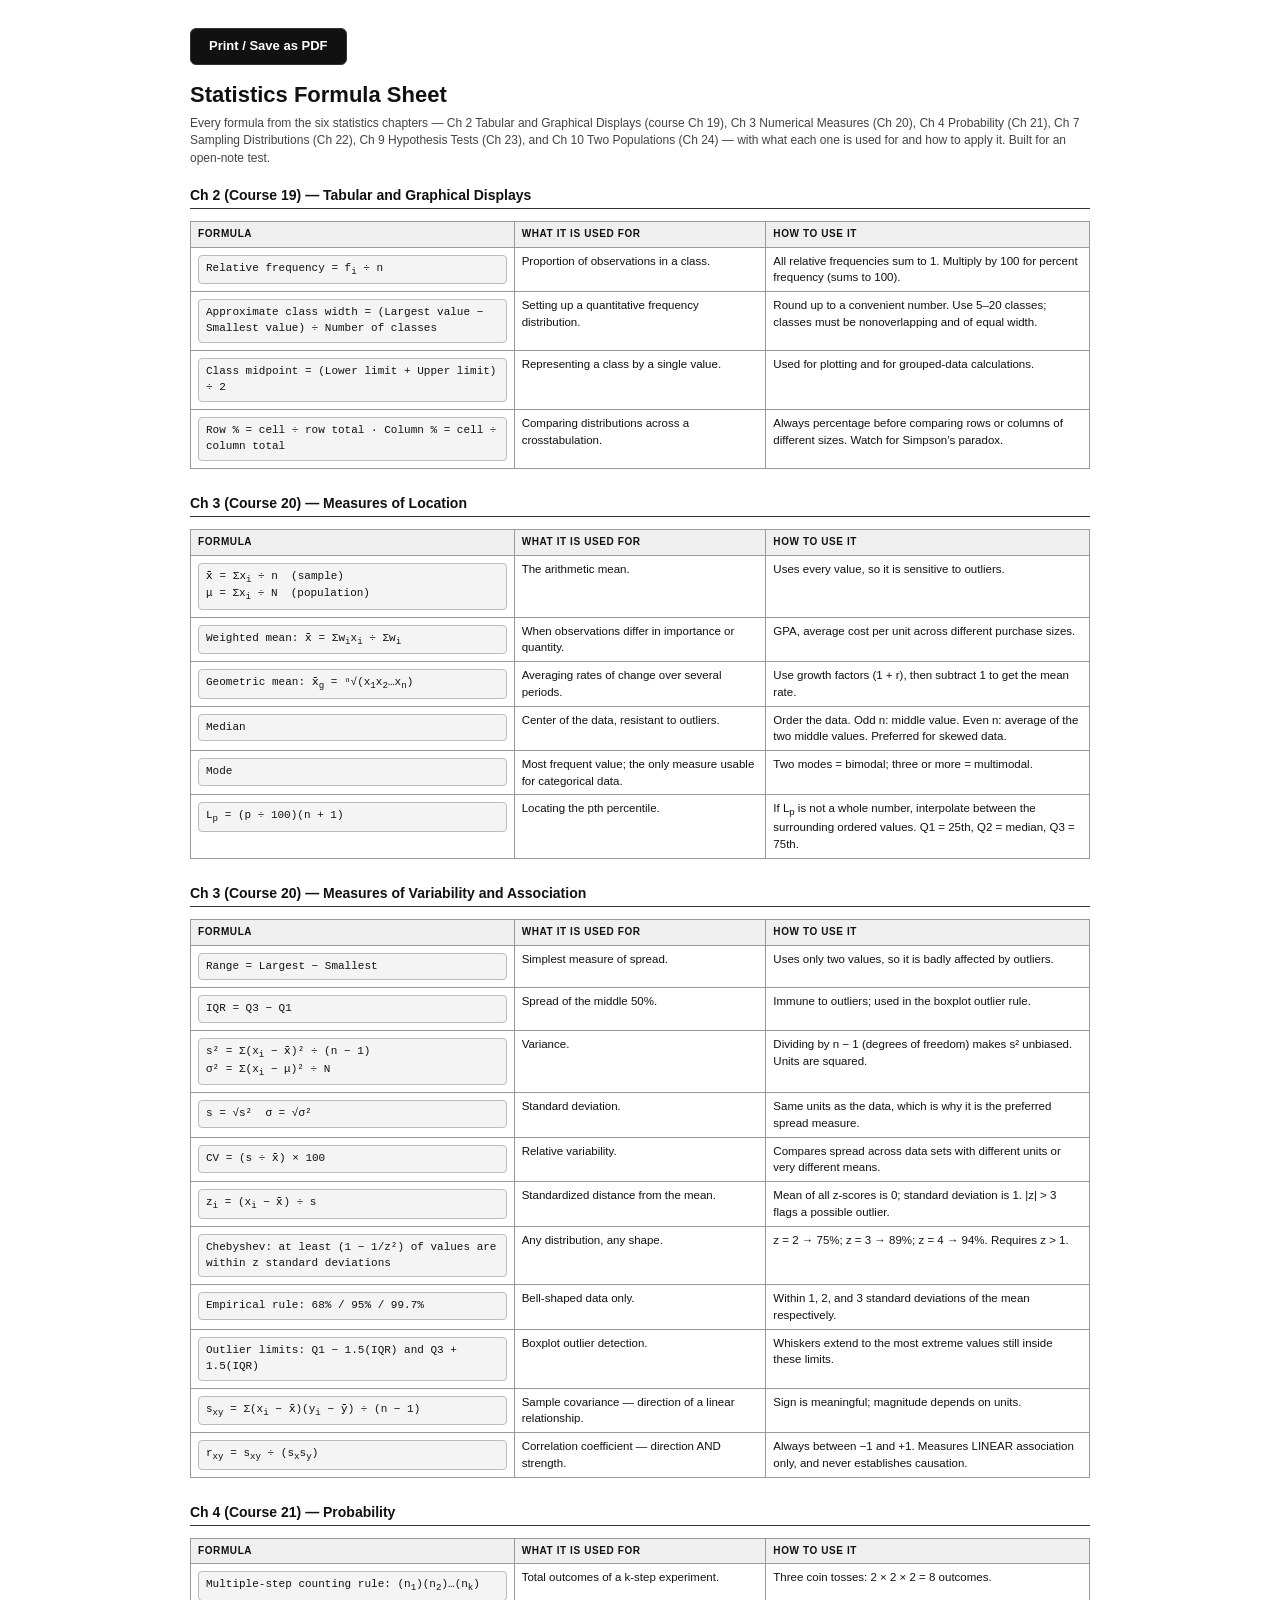
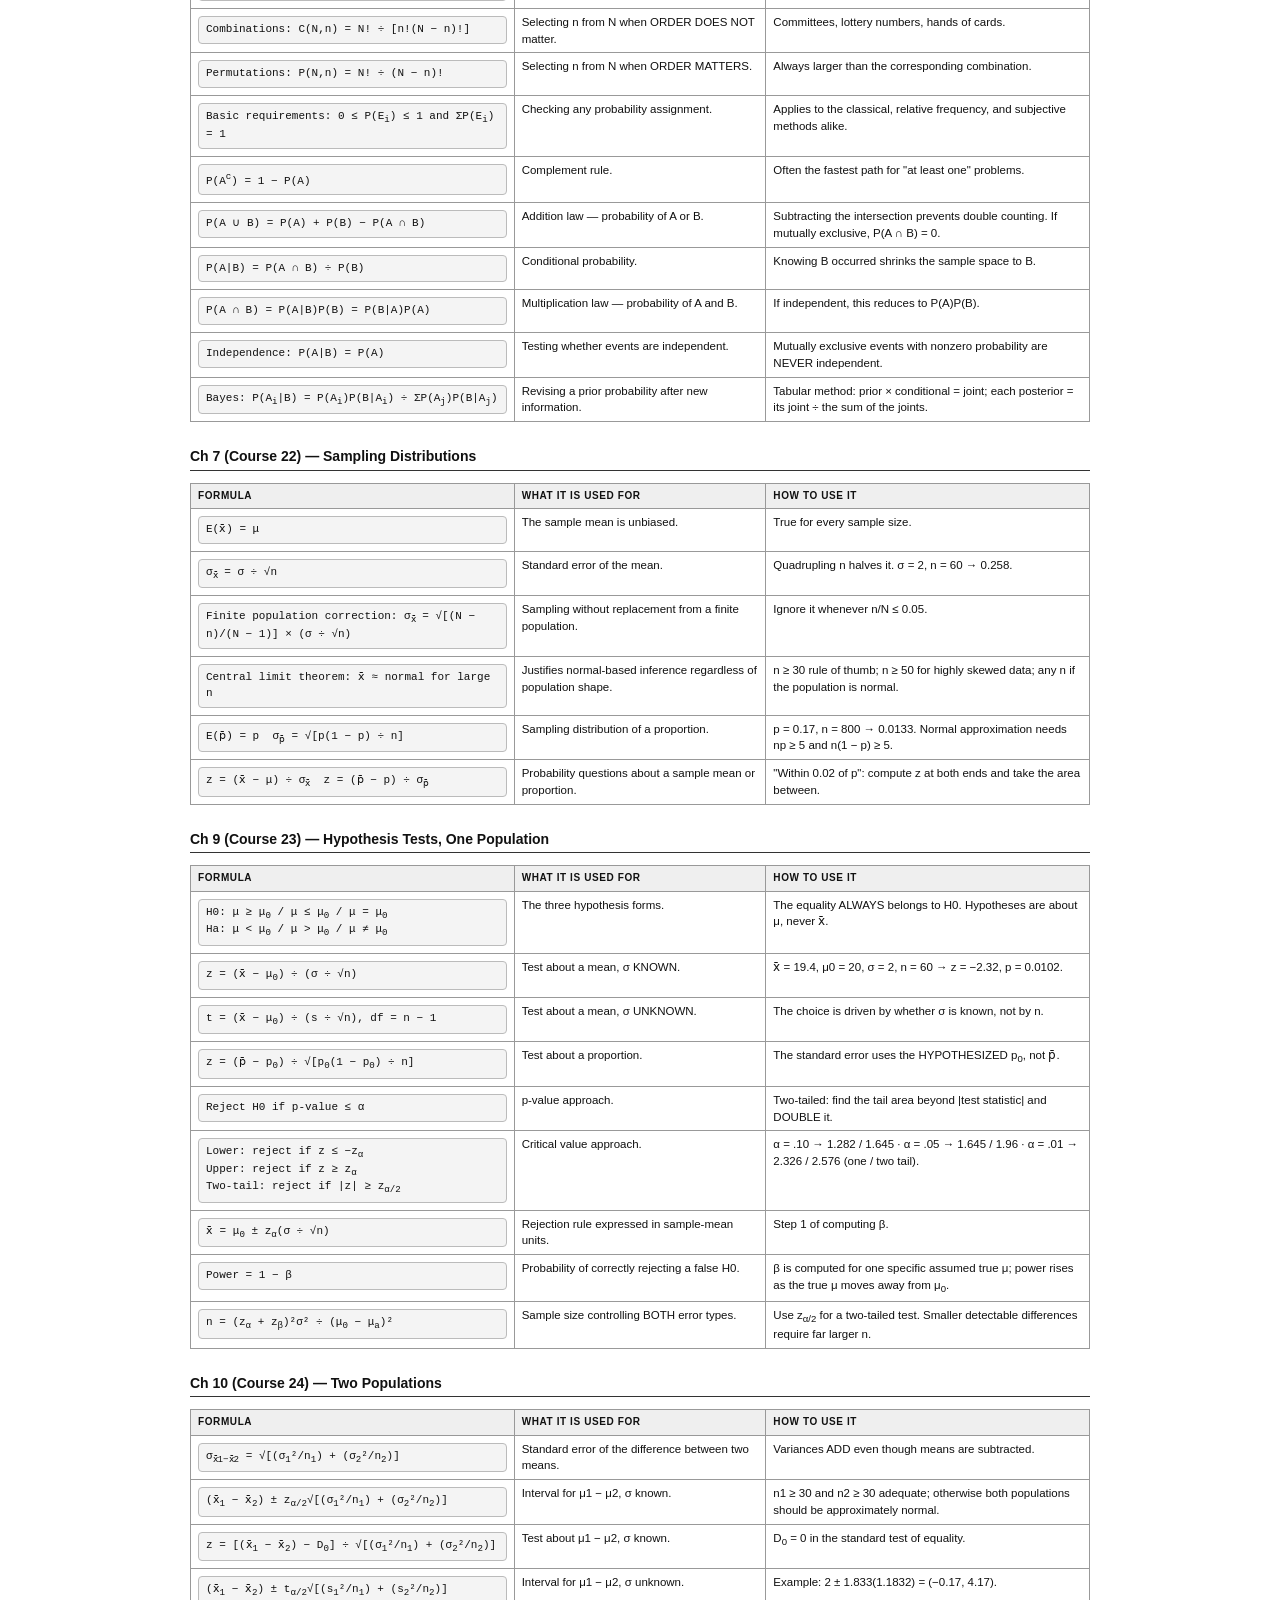
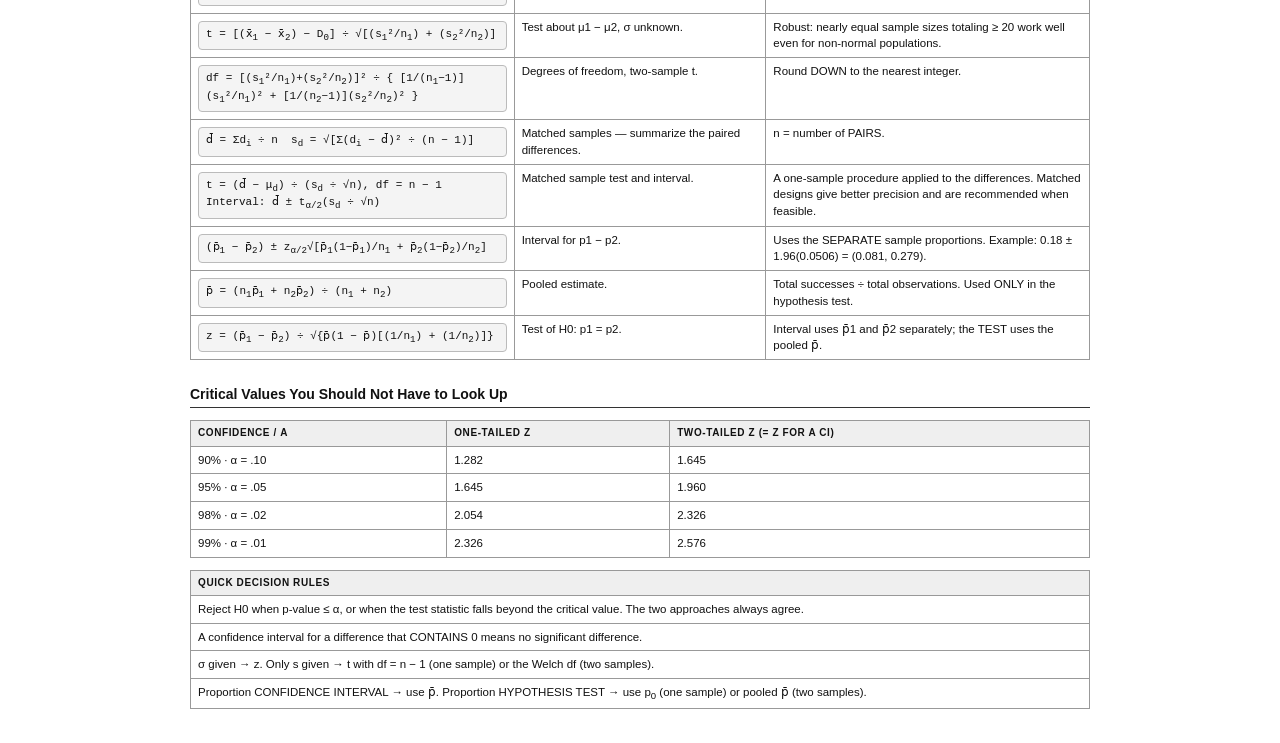
<file: stat-formula-sheet.html>
<!DOCTYPE html>
<html lang="en">
<head>
<meta charset="UTF-8">
<meta name="viewport" content="width=device-width, initial-scale=1.0">
<title>Statistics Formula Sheet — MBA Course 1</title>
<style>
  body{font-family:-apple-system,'Segoe UI',Helvetica,Arial,sans-serif;color:#111;background:#fff;
       max-width:900px;margin:0 auto;padding:28px 22px;line-height:1.45;font-size:13px}
  h1{font-size:22px;margin:0 0 4px}
  .intro{color:#444;font-size:12px;margin:0 0 18px}
  h3{font-size:14px;margin:18px 0 6px;border-bottom:1.5px solid #333;padding-bottom:3px}
  table{border-collapse:collapse;width:100%;font-size:11.5px;margin:6px 0}
  th,td{border:1px solid #999;padding:5px 7px;text-align:left;vertical-align:top}
  th{background:#efefef;font-size:10px;text-transform:uppercase;letter-spacing:.06em}
  .formula{background:#f4f4f4;border:1px solid #bbb;border-radius:4px;padding:5px 7px;
           font-family:ui-monospace,Menlo,Consolas,monospace;font-size:11px;margin:2px 0}
  .tip{background:#f2f2f2;border-left:3px solid #333;padding:7px 10px;margin:8px 0;font-size:11.5px}
  .term{font-weight:700}
  .tablewrap{overflow-x:auto}
  .toolbar{margin:0 0 14px}
  .toolbar button{font:inherit;font-weight:700;padding:8px 18px;border:1px solid #333;background:#111;
                  color:#fff;border-radius:6px;cursor:pointer}
  section{page-break-inside:avoid}
  @media print{.toolbar{display:none} body{padding:0;font-size:11px} h1{font-size:18px}}
</style>
</head>
<body>
<div class="toolbar"><button onclick="window.print()">Print / Save as PDF</button></div>
<div id="sheet">Loading…</div>
<script src="data/stat-formulas.js"></script>
<script>
  var F = window.STAT_FORMULAS;
  document.getElementById('sheet').innerHTML =
    '<h1>' + F.title + '</h1><p class="intro">' + F.intro + '</p>' +
    F.sections.map(function (s) { return '<section><h3>' + s.title + '</h3>' + s.html + '</section>'; }).join('');
</script>
</body>
</html>
</file>
<file: styles.css>
:root{
  --bg:#0b0e14;
  --bg-2:#0e1219;
  --card:#141924;
  --card-2:#1a2130;
  --ink:#e8ecf4;
  --muted:#8b94a7;
  --line:#232b3b;
  --line-2:#2d374b;
  --econ:#2dd4a7;
  --econ-dim:rgba(45,212,167,.12);
  --acct:#5b8def;
  --acct-dim:rgba(91,141,239,.12);
  --fin:#f0b34a;
  --fin-dim:rgba(240,179,74,.12);
  --fbook:#b48cf2;
  --fbook-dim:rgba(180,140,242,.12);
  --stat:#f2709c;
  --stat-dim:rgba(242,112,156,.12);
  --accent:#2dd4a7;
  --good:#2dd4a7;
  --bad:#f0625d;
  --radius:12px;
  --shadow:0 1px 0 rgba(255,255,255,.03) inset,0 12px 32px rgba(0,0,0,.35);
}
*{box-sizing:border-box}
html{scroll-behavior:smooth}
body{
  margin:0;
  font-family:'Inter',system-ui,-apple-system,sans-serif;
  background:var(--bg);
  color:var(--ink);
  line-height:1.6;
  font-size:15.5px;
  -webkit-font-smoothing:antialiased;
}
h1,h2,h3{font-family:'Space Grotesk','Inter',sans-serif;line-height:1.15;margin:0 0 .5em;letter-spacing:-.02em}
a{color:inherit}

/* ---------- top bar ---------- */
.topbar{
  position:sticky;top:0;z-index:50;
  display:flex;align-items:center;justify-content:space-between;gap:16px;
  padding:14px 28px;
  background:rgba(11,14,20,.85);backdrop-filter:blur(12px);
  border-bottom:1px solid var(--line);
}
.brand{
  font-family:'Space Grotesk',sans-serif;font-weight:700;text-decoration:none;
  font-size:1rem;white-space:nowrap;letter-spacing:-.01em;
  display:flex;align-items:center;gap:10px;
}
.brand::before{
  content:'';width:22px;height:22px;border-radius:6px;flex:0 0 auto;
  background:linear-gradient(135deg,var(--econ),var(--acct));
}
.brand span{color:var(--muted);font-weight:500}
.topnav{display:flex;align-items:center;gap:6px;flex-wrap:wrap}
.topnav a{
  text-decoration:none;font-weight:500;font-size:.85rem;color:var(--muted);
  padding:7px 14px;border-radius:8px;
}
.topnav a:hover{background:var(--card);color:var(--ink)}
.ghost-btn{
  border:1px solid var(--line);background:transparent;border-radius:8px;
  padding:7px 14px;font:inherit;font-size:.78rem;color:var(--muted);cursor:pointer;
}
.ghost-btn:hover{border-color:var(--line-2);color:var(--ink)}

main{max-width:1080px;margin:0 auto;padding:40px 24px 88px}
.footer{max-width:1080px;margin:0 auto;padding:28px 24px 56px;color:var(--muted);font-size:.78rem;border-top:1px solid var(--line)}

/* ---------- home ---------- */
.hero{text-align:center;margin:16px 0 48px}
.hero h1{
  font-size:clamp(2rem,5vw,3.2rem);font-weight:700;
  background:linear-gradient(120deg,var(--ink) 40%,var(--econ));
  -webkit-background-clip:text;background-clip:text;-webkit-text-fill-color:transparent;
}
.hero p{color:var(--muted);max-width:540px;margin:0 auto;font-size:.95rem}
.overall-bar{max-width:400px;margin:28px auto 0}

.subject-grid{display:grid;grid-template-columns:repeat(auto-fit,minmax(320px,1fr));gap:20px}
.subject-card{
  background:linear-gradient(180deg,var(--card-2),var(--card));
  border:1px solid var(--line);border-radius:var(--radius);
  box-shadow:var(--shadow);padding:26px;
}
.subject-card h2{display:flex;align-items:center;gap:10px;font-size:1.25rem;font-weight:700}
.subject-card .sub{color:var(--muted);font-size:.82rem;margin:-4px 0 18px}
.badge{
  font-size:.68rem;font-weight:700;letter-spacing:.1em;color:#0b0e14;
  padding:4px 8px;border-radius:6px;
}
.econ .badge{background:var(--econ)}
.acct .badge{background:var(--acct)}

.chapter-list{list-style:none;margin:0;padding:0;display:flex;flex-direction:column;gap:8px}
.chapter-list a{
  display:flex;align-items:center;gap:14px;
  text-decoration:none;padding:13px 16px;border-radius:10px;
  border:1px solid var(--line);background:var(--bg-2);
  transition:border-color .15s,background .15s;
}
.chapter-list a:hover{border-color:var(--line-2);background:var(--card-2)}
.ch-num{
  flex:0 0 auto;min-width:44px;height:30px;border-radius:7px;padding:0 8px;
  display:grid;place-items:center;font-weight:700;font-size:.72rem;letter-spacing:.04em;
  border:1px solid var(--line-2);color:var(--muted);background:transparent;
}
.econ .ch-num{color:var(--econ);border-color:rgba(45,212,167,.35);background:var(--econ-dim)}
.acct .ch-num{color:var(--acct);border-color:rgba(91,141,239,.35);background:var(--acct-dim)}
.ch-info{flex:1;min-width:0}
.ch-title{font-weight:600;font-size:.9rem;display:block}
.ch-meta{display:flex;gap:10px;font-size:.72rem;color:var(--muted)}
.ch-meta .done{color:var(--good);font-weight:600}

/* progress bars */
.pbar{height:6px;border-radius:99px;background:var(--line);overflow:hidden}
.pbar>div{height:100%;border-radius:99px;background:linear-gradient(90deg,var(--econ),#4ce0bb);transition:width .4s}
.pbar.acct-bar>div{background:linear-gradient(90deg,var(--acct),#83a9f5)}
.pbar-label{font-size:.72rem;color:var(--muted);margin-top:6px;letter-spacing:.02em}

/* ---------- chapter page ---------- */
.crumbs{font-size:.8rem;color:var(--muted);margin-bottom:16px}
.crumbs a{text-decoration:none;font-weight:500}
.crumbs a:hover{color:var(--ink)}

.ch-header{margin-bottom:20px}
.ch-header .kicker{
  display:inline-block;font-size:.68rem;font-weight:700;letter-spacing:.12em;
  text-transform:uppercase;padding:5px 12px;border-radius:6px;margin-bottom:14px;
}
.kicker.econ-k{background:var(--econ-dim);color:var(--econ);border:1px solid rgba(45,212,167,.25)}
.kicker.acct-k{background:var(--acct-dim);color:var(--acct);border:1px solid rgba(91,141,239,.25)}
.ch-header h1{font-size:clamp(1.5rem,3.5vw,2.3rem);font-weight:700}
.ch-header .overview{color:var(--muted);max-width:740px;font-size:.92rem}

.tabs{display:flex;gap:4px;border-bottom:1px solid var(--line);margin:28px 0;flex-wrap:wrap}
.tab-btn{
  border:none;background:none;font:inherit;font-weight:600;font-size:.88rem;
  padding:10px 16px;cursor:pointer;color:var(--muted);
  border-bottom:2px solid transparent;margin-bottom:-1px;
}
.tab-btn.active{color:var(--ink);border-bottom-color:var(--accent)}
.tab-btn:hover{color:var(--ink)}
.tab-count{
  font-size:.68rem;background:var(--card-2);border:1px solid var(--line);
  border-radius:99px;padding:1px 8px;margin-left:7px;color:var(--muted);font-weight:600;
}

/* notes */
.note-section{
  background:var(--card);border:1px solid var(--line);border-radius:var(--radius);
  padding:24px 28px;margin-bottom:16px;box-shadow:var(--shadow);
}
.note-section h3{font-size:1.05rem;margin-bottom:.7em;font-weight:700}
.note-section ul,.note-section ol{margin:.4em 0;padding-left:1.25em}
.note-section li{margin:.4em 0}
.note-section p{margin:.5em 0}
.note-section .formula{
  background:var(--bg-2);border:1px solid var(--line-2);border-radius:8px;
  padding:12px 16px;font-family:ui-monospace,'SF Mono',Menlo,monospace;font-size:.84rem;
  margin:12px 0;overflow-x:auto;color:var(--econ);
}
.acct-page .note-section .formula{color:var(--acct)}
.note-section table{border-collapse:collapse;width:100%;margin:12px 0;font-size:.85rem}
.note-section th,.note-section td{border:1px solid var(--line);padding:9px 12px;text-align:left;vertical-align:top}
.note-section th{
  background:var(--bg-2);font-size:.72rem;text-transform:uppercase;
  letter-spacing:.08em;color:var(--muted);
}
.tablewrap{overflow-x:auto}
.term{font-weight:700;color:#fff}
.tip{
  background:var(--econ-dim);border:1px solid rgba(45,212,167,.25);
  border-radius:8px;padding:12px 16px;margin:14px 0;font-size:.88rem;
}
.acct-page .tip{background:var(--acct-dim);border-color:rgba(91,141,239,.25)}
.mark-read{
  display:block;margin:12px auto 0;padding:12px 32px;border-radius:8px;border:none;
  font:inherit;font-weight:700;font-size:.88rem;cursor:pointer;color:#0b0e14;
  background:var(--ink);
}
.mark-read:hover{background:#fff}
.mark-read.is-read{background:var(--good);cursor:default}

/* flashcards */
.fc-wrap{max-width:620px;margin:0 auto;text-align:center}
.fc-status{display:flex;justify-content:space-between;font-size:.78rem;color:var(--muted);margin-bottom:12px;letter-spacing:.02em}
.fc-card{position:relative;height:300px;cursor:pointer;perspective:1200px;outline:none}
.fc-inner{position:absolute;inset:0;transition:transform .45s cubic-bezier(.4,0,.2,1);transform-style:preserve-3d}
.fc-card.flipped .fc-inner{transform:rotateY(180deg)}
.fc-face{
  position:absolute;inset:0;backface-visibility:hidden;-webkit-backface-visibility:hidden;
  display:flex;flex-direction:column;align-items:center;justify-content:center;
  border-radius:var(--radius);border:1px solid var(--line-2);box-shadow:var(--shadow);
  padding:32px;background:linear-gradient(180deg,var(--card-2),var(--card));
}
.fc-face.back{transform:rotateY(180deg);background:var(--card)}
.fc-face .label{
  position:absolute;top:16px;left:20px;font-size:.62rem;font-weight:700;
  letter-spacing:.16em;color:var(--muted);text-transform:uppercase;
}
.fc-face .word{font-family:'Space Grotesk',sans-serif;font-size:1.5rem;font-weight:700;letter-spacing:-.01em}
.fc-face .def{font-size:.98rem;color:var(--ink)}
.fc-hint{font-size:.72rem;color:var(--muted);margin-top:14px}
.fc-controls{display:flex;justify-content:center;gap:10px;margin-top:20px;flex-wrap:wrap}
.fc-btn{
  font:inherit;font-weight:600;font-size:.85rem;border-radius:8px;padding:11px 20px;
  cursor:pointer;border:1px solid var(--line-2);background:var(--card);color:var(--ink);
}
.fc-btn:hover{border-color:var(--muted)}
.fc-btn.know{background:var(--good);border-color:var(--good);color:#0b0e14;font-weight:700}
.fc-btn.know:hover{filter:brightness(1.1)}
.fc-btn.again{color:var(--bad);border-color:rgba(240,98,93,.4)}
.fc-summary{padding:44px 0}
.fc-summary .big{font-size:1.9rem;font-family:'Space Grotesk',sans-serif;font-weight:700}

/* quiz */
.quiz-wrap{max-width:720px;margin:0 auto}
.q-progress{font-size:.78rem;color:var(--muted);margin-bottom:10px;display:flex;justify-content:space-between;letter-spacing:.02em}
.q-card{
  background:var(--card);border:1px solid var(--line);border-radius:var(--radius);
  padding:28px;box-shadow:var(--shadow);
}
.q-text{font-weight:600;font-size:1rem;margin:0 0 18px}
.q-opts{display:flex;flex-direction:column;gap:10px}
.q-opt{
  text-align:left;font:inherit;font-size:.9rem;padding:13px 16px;border-radius:9px;cursor:pointer;
  border:1px solid var(--line-2);background:var(--bg-2);color:var(--ink);transition:border-color .1s;
}
.q-opt:hover:not(:disabled){border-color:var(--muted)}
.q-opt:disabled{cursor:default;opacity:.75}
.q-opt.correct{border-color:var(--good);background:rgba(45,212,167,.1);font-weight:600;opacity:1}
.q-opt.wrong{border-color:var(--bad);background:rgba(240,98,93,.1)}
.q-explain{
  margin-top:18px;padding:13px 16px;border-radius:8px;font-size:.87rem;
  background:var(--bg-2);border:1px solid var(--line-2);
}
.q-next{
  margin-top:18px;padding:12px 28px;border-radius:8px;border:none;cursor:pointer;
  font:inherit;font-weight:700;font-size:.88rem;color:#0b0e14;background:var(--ink);
}
.q-next:hover{background:#fff}
.q-result{text-align:center;padding:32px 0}
.q-score{font-family:'Space Grotesk',sans-serif;font-size:3rem;font-weight:700;color:var(--accent)}
.q-msg{color:var(--muted);margin-bottom:20px}
.best{font-size:.8rem;color:var(--muted)}

.chip-row{display:flex;gap:10px;justify-content:center;flex-wrap:wrap;margin-top:10px}

/* nav footer between chapters */
.ch-nav{display:flex;justify-content:space-between;gap:12px;margin-top:40px}
.ch-nav a{
  text-decoration:none;font-weight:600;font-size:.85rem;
  padding:14px 18px;border-radius:10px;border:1px solid var(--line);background:var(--card);
  max-width:48%;
}
.ch-nav a:hover{border-color:var(--line-2)}
.ch-nav .dir{display:block;font-size:.64rem;color:var(--muted);font-weight:700;text-transform:uppercase;letter-spacing:.12em;margin-bottom:2px}

@media (max-width:640px){
  .topbar{padding:10px 16px}
  .brand span{display:none}
  .fc-card{height:340px}
}

/* subject stack + exam CTA + question tags */
.subject-stack{display:flex;flex-direction:column;gap:24px}
.subject-grid.one-col{grid-template-columns:1fr}
.exam-cta{
  display:block;margin-top:14px;text-decoration:none;text-align:center;
  font-weight:700;font-size:.88rem;padding:13px 18px;border-radius:9px;
  color:#0b0e14;background:linear-gradient(90deg,var(--acct),#83a9f5);
}
.exam-cta:hover{filter:brightness(1.08)}
.exam-best{
  font-weight:600;font-size:.75rem;opacity:.75;margin-left:8px;
}
.q-tag{
  display:inline-block;font-size:.64rem;font-weight:700;letter-spacing:.1em;
  text-transform:uppercase;color:var(--muted);border:1px solid var(--line-2);
  border-radius:5px;padding:3px 8px;margin-bottom:12px;
}

/* formula sheet */
.sheet-actions{display:flex;gap:10px;margin:0 0 20px;flex-wrap:wrap}
.print-btn{
  font:inherit;font-weight:700;font-size:.85rem;border:none;border-radius:8px;
  padding:11px 22px;cursor:pointer;color:#0b0e14;background:var(--econ);
}
.print-btn:hover{filter:brightness(1.1)}
.sheet-link{
  font-weight:600;font-size:.85rem;text-decoration:none;border:1px solid var(--line-2);
  border-radius:8px;padding:11px 22px;color:var(--ink);
}
.sheet-link:hover{border-color:var(--muted)}

/* print: light, compact, no chrome */
@media print{
  :root{
    --bg:#fff;--bg-2:#fff;--card:#fff;--card-2:#fff;--ink:#111;--muted:#555;
    --line:#bbb;--line-2:#999;--econ:#111;--acct:#111;--econ-dim:#f2f2f2;--acct-dim:#f2f2f2;
    --shadow:none;
  }
  body{background:#fff;color:#111;font-size:11px}
  .topbar,.footer,.sheet-actions,.tabs,.ch-nav,.crumbs,.mark-read{display:none!important}
  main{max-width:none;padding:0}
  .note-section{border:none;box-shadow:none;padding:8px 0;margin:0 0 8px;page-break-inside:avoid}
  .note-section h3{font-size:13px;border-bottom:1px solid #999;padding-bottom:3px}
  .note-section table{font-size:10px}
  .note-section th,.note-section td{padding:4px 6px;border-color:#bbb}
  .note-section .formula{color:#111;background:#f4f4f4;border-color:#bbb;padding:4px 6px;font-size:10px;margin:4px 0}
  .term{color:#111}
  .tip{background:#f2f2f2;border-color:#999;color:#111}
  .kicker{border:1px solid #999!important;color:#111!important;background:#fff!important}
  .ch-header h1{font-size:18px}
  .ch-header .overview{font-size:11px;color:#444}
  a{text-decoration:none;color:#111}
}
.exam-cta.econ-cta{background:linear-gradient(90deg,var(--econ),#4ce0bb)}

/* finance subject */
.fin .badge{background:var(--fin)}
.fin .ch-num{color:var(--fin);border-color:rgba(240,179,74,.35);background:var(--fin-dim)}
.pbar.fin-bar>div{background:linear-gradient(90deg,var(--fin),#f7cd7e)}
.kicker.fin-k{background:var(--fin-dim);color:var(--fin);border:1px solid rgba(240,179,74,.25)}
.fin-page .note-section .formula{color:var(--fin)}
.fin-page .tip{background:var(--fin-dim);border-color:rgba(240,179,74,.25)}
.exam-cta.fin-cta{background:linear-gradient(90deg,var(--fin),#f7cd7e)}
.fin-page .tab-btn.active{border-bottom-color:var(--fin)}
.acct-page .tab-btn.active{border-bottom-color:var(--acct)}
.fin-page .print-btn{background:var(--fin)}

/* finance book subject */
.fbook .badge{background:var(--fbook)}
.fbook .ch-num{color:var(--fbook);border-color:rgba(180,140,242,.35);background:var(--fbook-dim)}
.pbar.fbook-bar>div{background:linear-gradient(90deg,var(--fbook),#cfb3f7)}
.kicker.fbook-k{background:var(--fbook-dim);color:var(--fbook);border:1px solid rgba(180,140,242,.25)}
.fbook-page .note-section .formula{color:var(--fbook)}
.fbook-page .tip{background:var(--fbook-dim);border-color:rgba(180,140,242,.25)}
.exam-cta.fbook-cta{background:linear-gradient(90deg,var(--fbook),#cfb3f7)}
.fbook-page .tab-btn.active{border-bottom-color:var(--fbook)}
.fbook-page .print-btn{background:var(--fbook)}

.stat .badge{background:var(--stat)}
.stat .ch-num{color:var(--stat);border-color:rgba(242,112,156,.35);background:var(--stat-dim)}
.pbar.stat-bar>div{background:linear-gradient(90deg,var(--stat),#f9a7c3)}
.kicker.stat-k{background:var(--stat-dim);color:var(--stat);border:1px solid rgba(242,112,156,.25)}
.stat-page .note-section .formula{color:var(--stat)}
.stat-page .tip{background:var(--stat-dim);border-color:rgba(242,112,156,.25)}
.exam-cta.stat-cta{background:linear-gradient(90deg,var(--stat),#f9a7c3)}
.stat-page .tab-btn.active{border-bottom-color:var(--stat)}
.stat-page .print-btn{background:var(--stat)}
.stat-page .prob-group h3{color:var(--stat)}

.ch-meta .alt-label{
  font-weight:700;color:var(--fbook);border:1px solid rgba(180,140,242,.35);
  border-radius:4px;padding:0 5px;font-size:.68rem;letter-spacing:.03em;
}

/* problem solver */
.prob-group h3{color:var(--fin)}
.prob-intro{color:var(--muted);font-size:.88rem;font-style:italic;margin:0 0 14px}
.prob{border:1px solid var(--line);border-radius:10px;padding:16px 18px;margin:12px 0;background:var(--bg-2)}
.prob-topic{font-size:.68rem;font-weight:700;letter-spacing:.1em;text-transform:uppercase;color:var(--fin);margin-bottom:6px}
.prob-q{margin:0 0 12px;font-size:.92rem}
.prob-btn{
  font:inherit;font-weight:600;font-size:.8rem;border:1px solid var(--line-2);
  background:var(--card);color:var(--ink);border-radius:7px;padding:7px 16px;cursor:pointer;
}
.prob-btn:hover{border-color:var(--fin);color:var(--fin)}
.prob-sol{margin-top:14px;padding-top:14px;border-top:1px dashed var(--line-2)}
.prob-label{
  font-size:.64rem;font-weight:700;letter-spacing:.12em;text-transform:uppercase;
  color:var(--muted);margin-bottom:4px;display:block;
}
.prob-steps{margin:4px 0 12px;padding-left:1.3em;font-size:.88rem}
.prob-steps li{margin:.3em 0;font-family:ui-monospace,'SF Mono',Menlo,monospace;font-size:.82rem}
.prob-answer{
  background:var(--fin-dim);border:1px solid rgba(240,179,74,.3);border-radius:8px;
  padding:10px 14px;font-weight:700;font-size:1rem;color:var(--fin);
}
.prob-answer .prob-label{color:var(--muted)}
.prob-note{margin:10px 0 0;font-size:.84rem;color:var(--muted)}
@media print{
  .prob{page-break-inside:avoid;border-color:#bbb;background:#fff}
  .prob-btn{display:none!important}
  .prob-answer{background:#f4f4f4;border-color:#999;color:#111}
  .prob-topic,.prob-group h3{color:#111}
}
</file>
